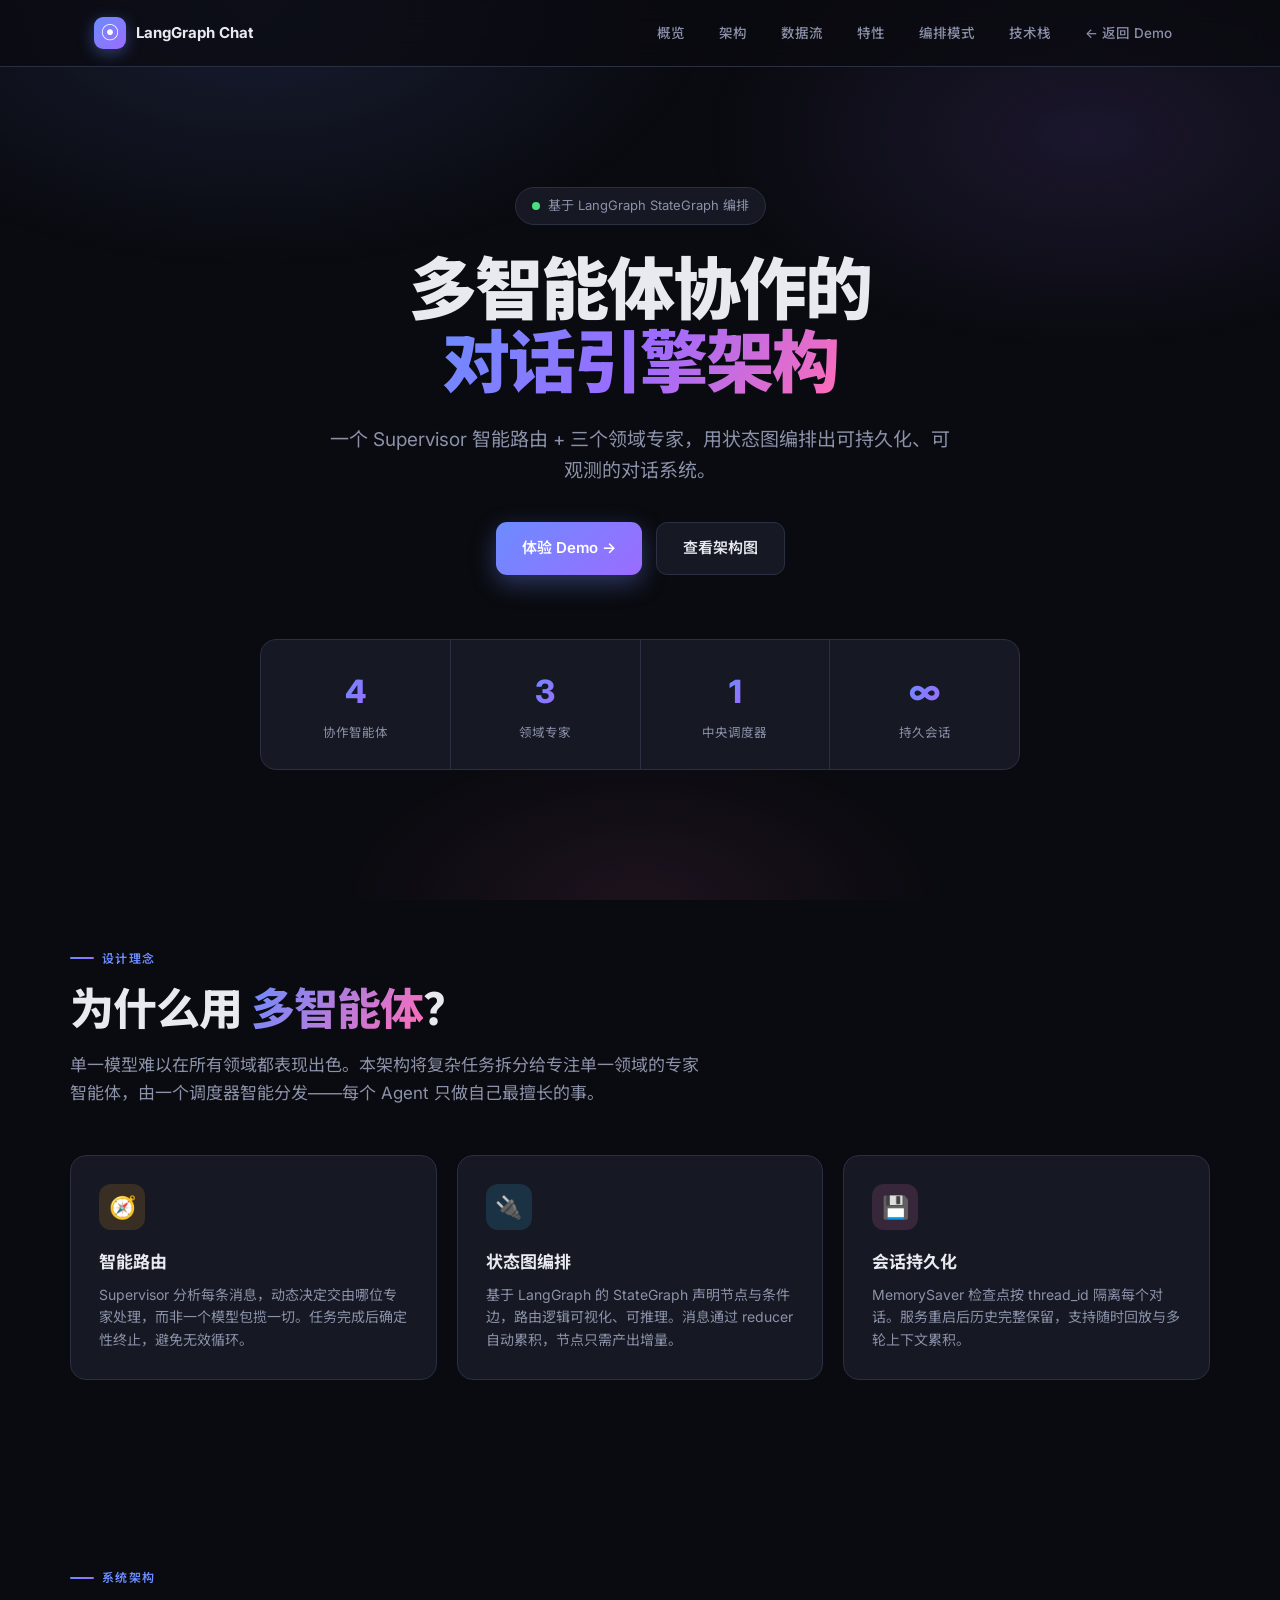
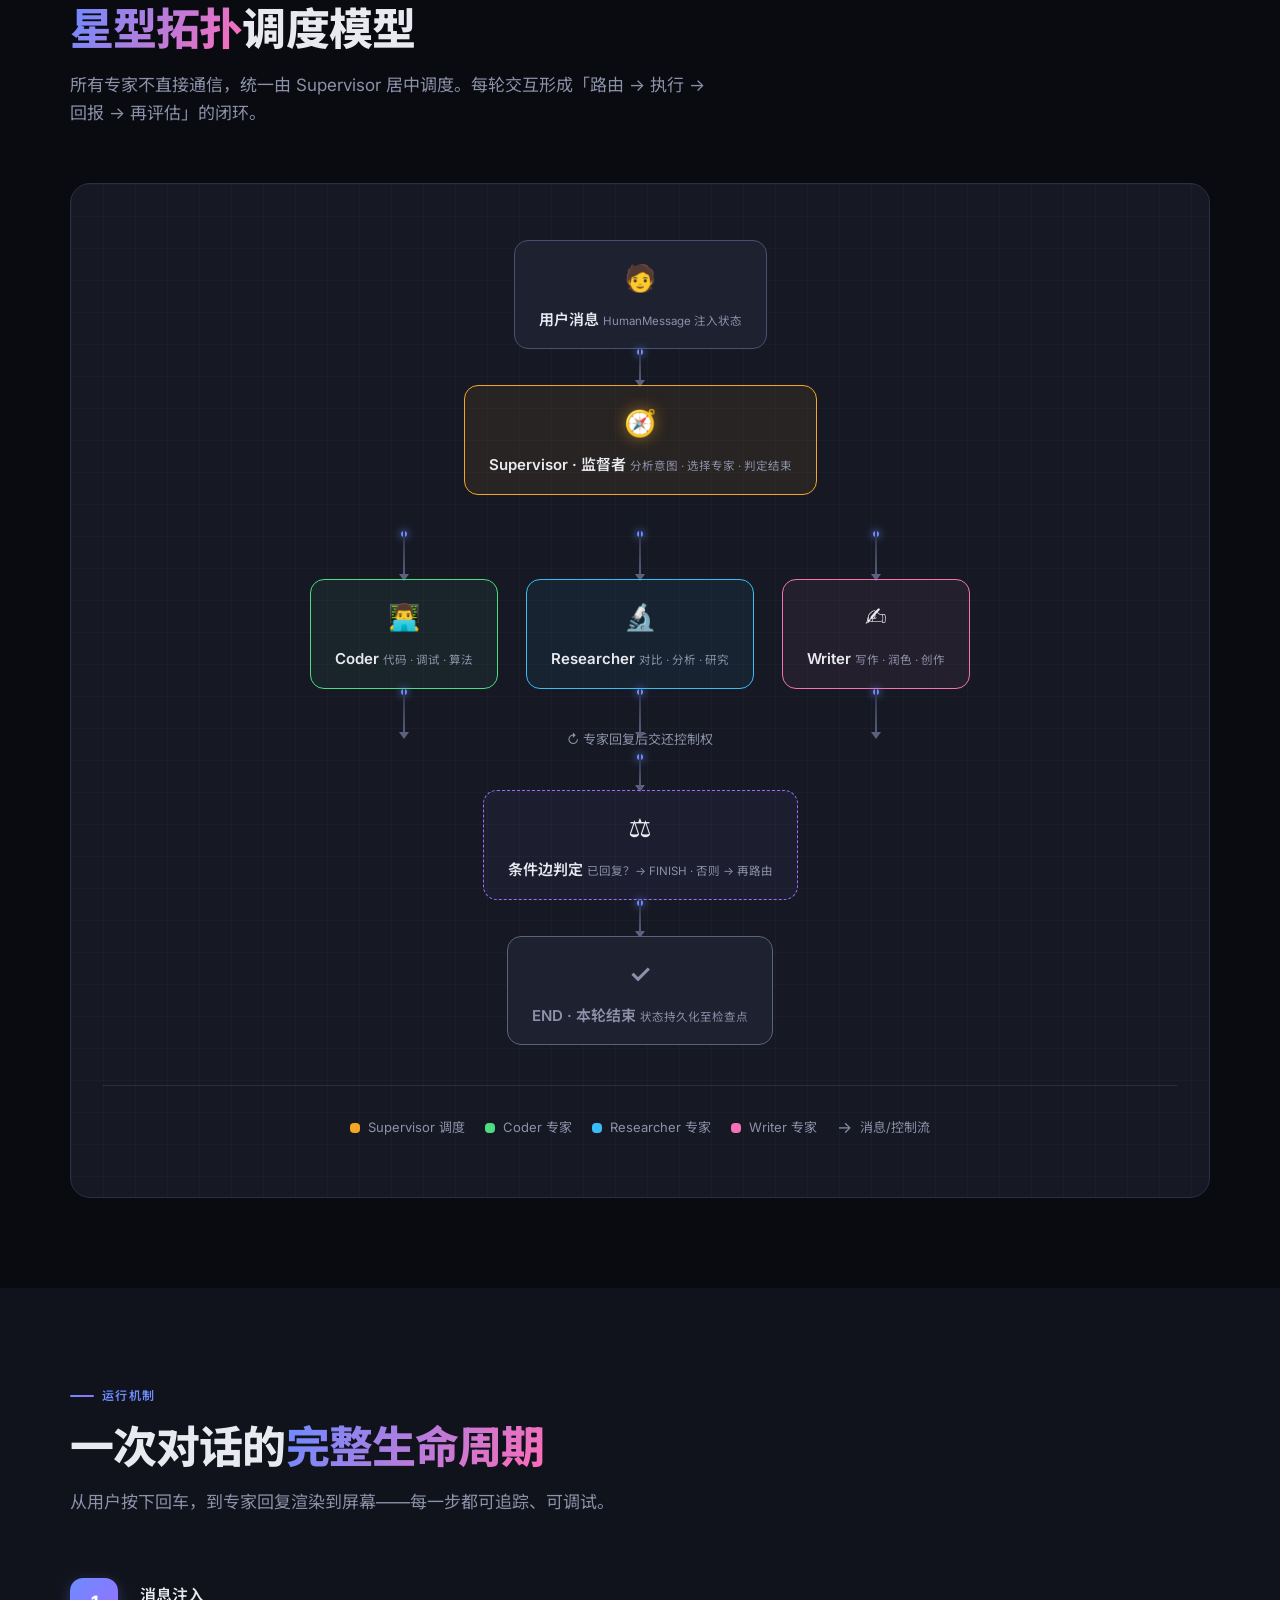
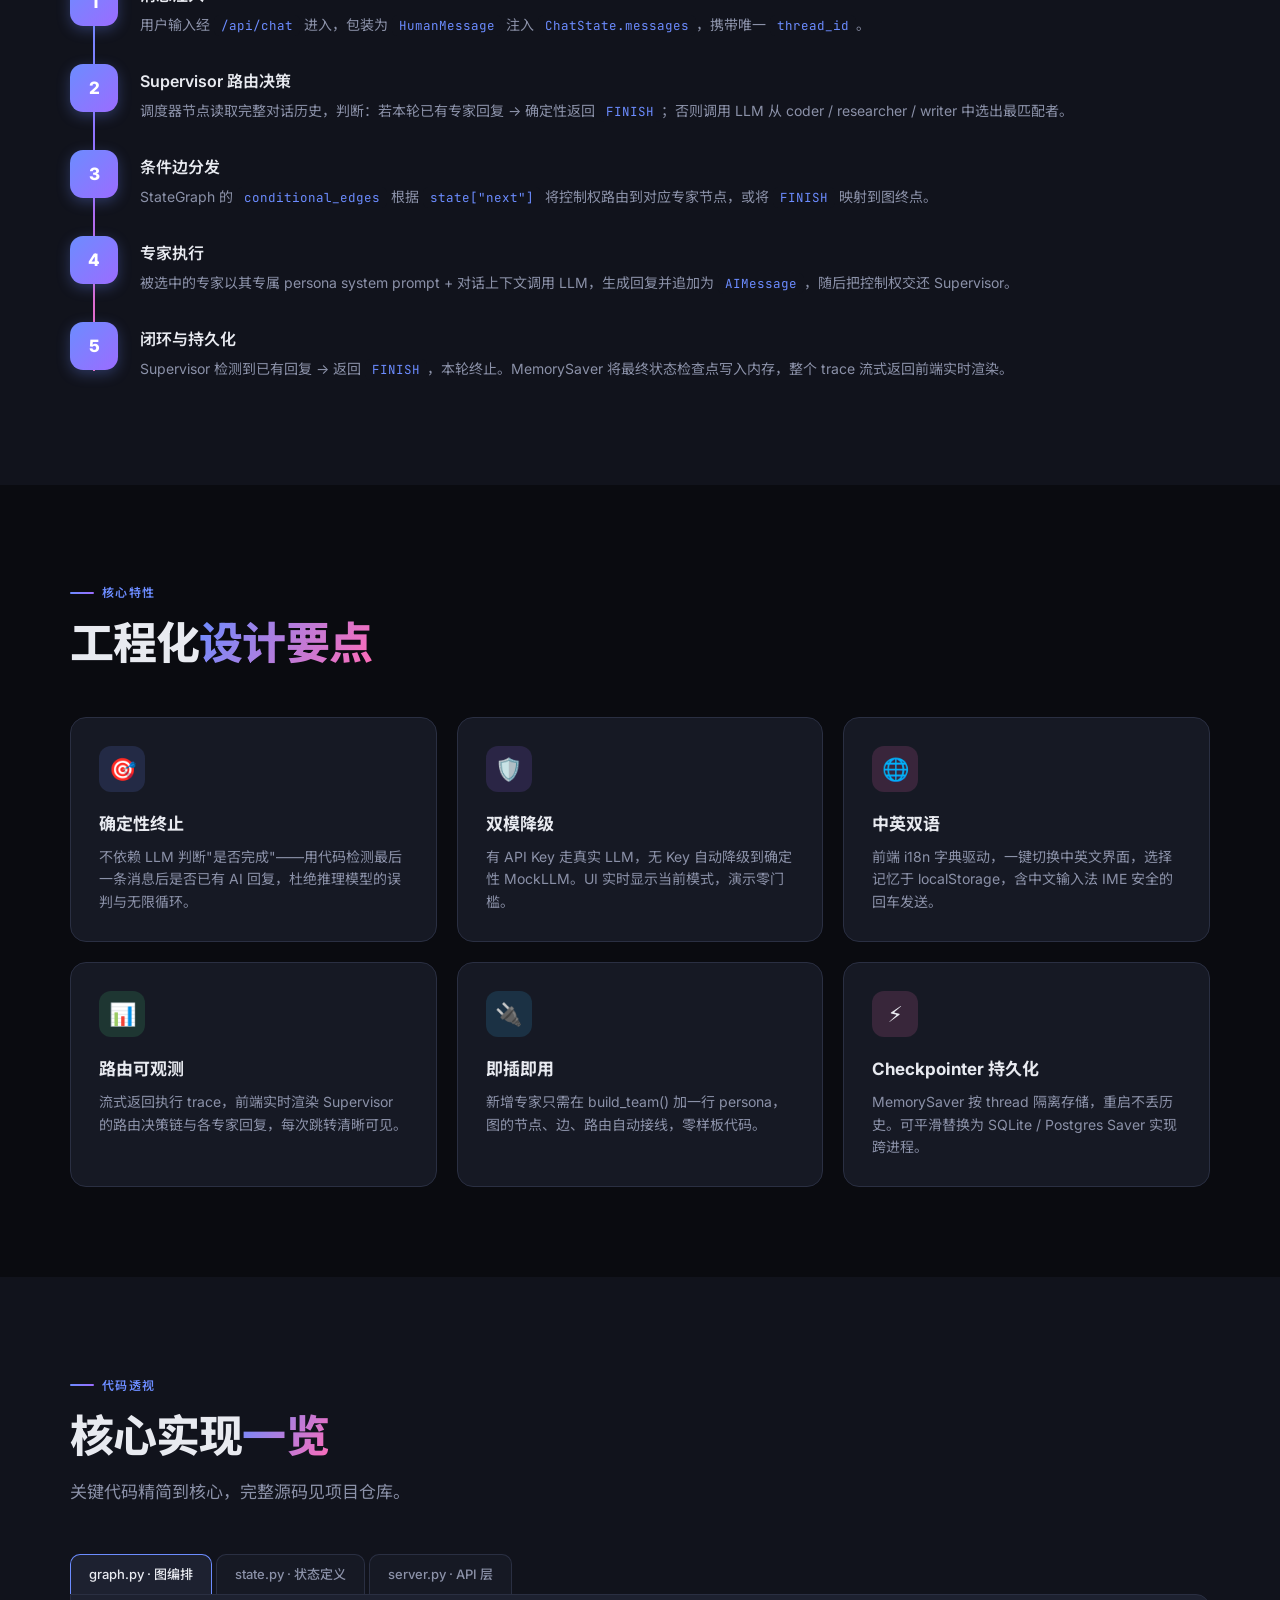
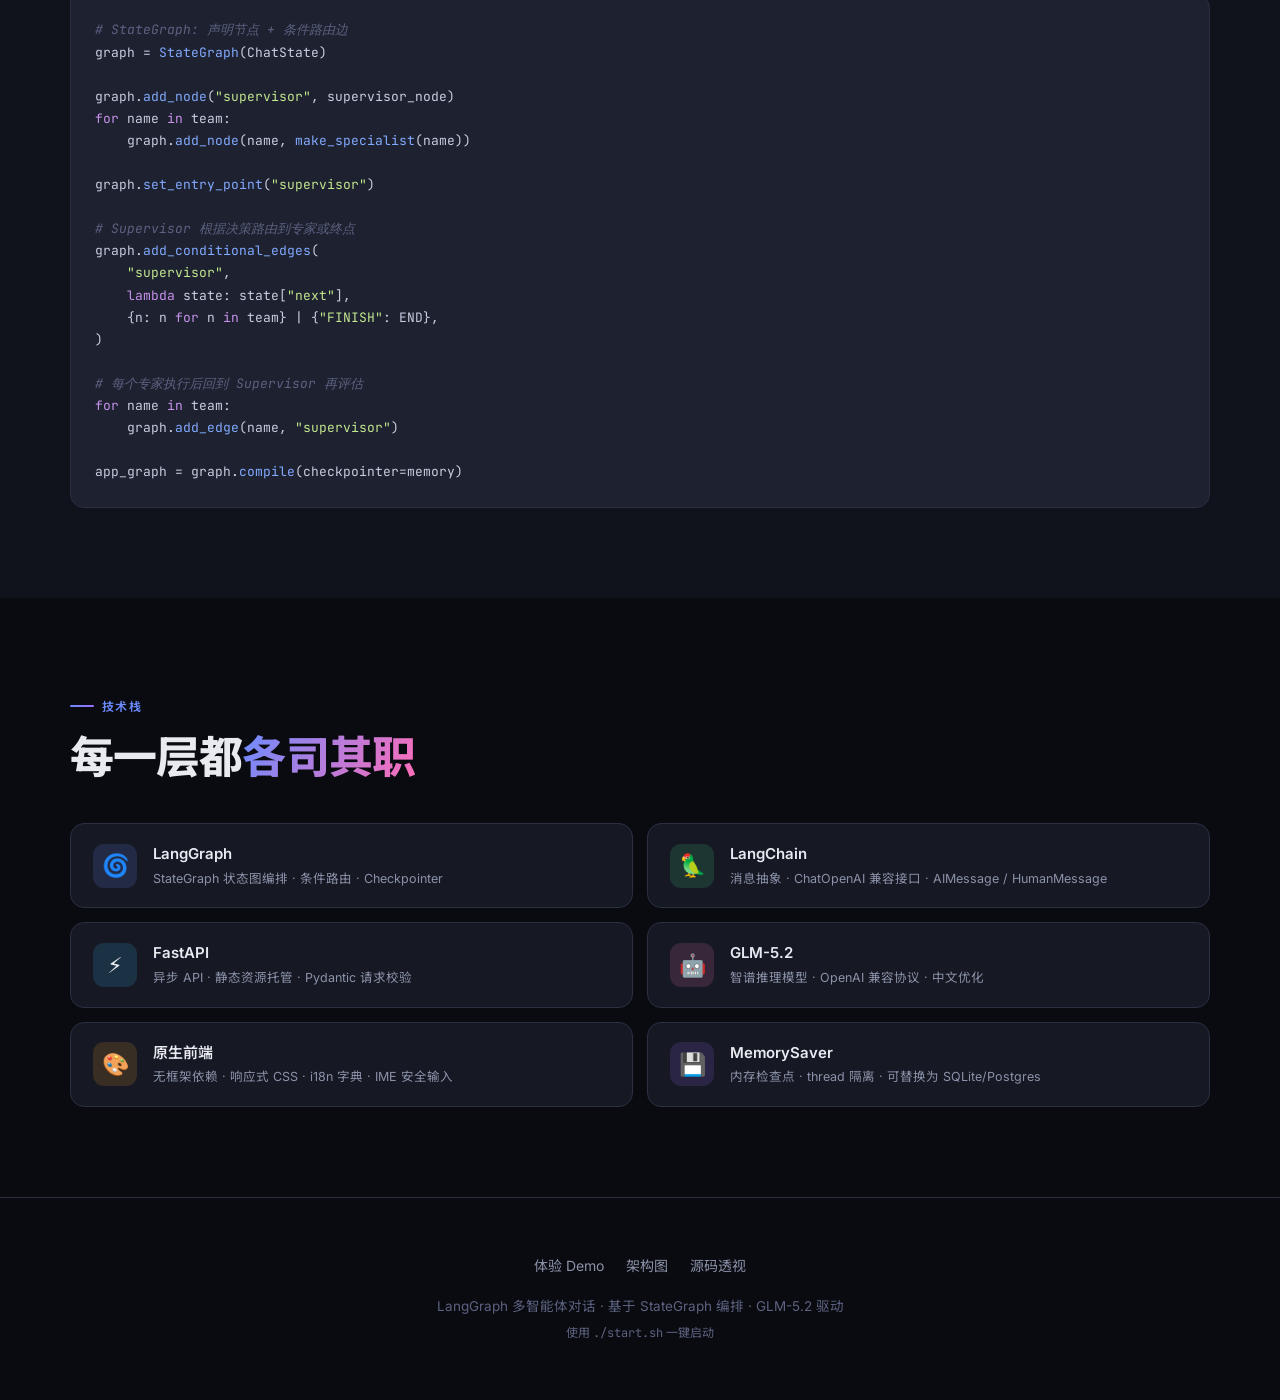
<file: templates/architecture.html>
<!DOCTYPE html>
<html lang="zh">
<head>
<meta charset="UTF-8">
<meta name="viewport" content="width=device-width, initial-scale=1.0">
<title>架构解析 · LangGraph 多智能体对话</title>
<link rel="preconnect" href="https://fonts.googleapis.com">
<link href="https://fonts.googleapis.com/css2?family=Inter:wght@400;500;600;700;800;900&family=JetBrains+Mono:wght@400;500;600&family=Noto+Sans+SC:wght@400;500;700&display=swap" rel="stylesheet">
<style>
/* ===================== Base ===================== */
*, *::before, *::after { box-sizing: border-box; margin: 0; padding: 0; }
:root {
  --bg: #0a0b10;
  --bg-2: #11131c;
  --card: #161924;
  --card-2: #1d2130;
  --border: #2a2f42;
  --text: #e8eaf0;
  --muted: #8b91a8;
  --dim: #5c6280;
  --grad-1: #6c8cff;
  --grad-2: #9b6cff;
  --grad-3: #ff6cb8;
  --sup: #f5a623;
  --code: #4ade80;
  --res: #38bdf8;
  --wri: #f472b6;
  --maxw: 1140px;
}
html { scroll-behavior: smooth; }
body {
  font-family: 'Inter', 'Noto Sans SC', system-ui, -apple-system, 'Segoe UI', 'PingFang SC', 'Microsoft YaHei', sans-serif;
  background: var(--bg);
  color: var(--text);
  line-height: 1.65;
  overflow-x: hidden;
  -webkit-font-smoothing: antialiased;
}
code, pre, .mono { font-family: 'JetBrains Mono', 'SF Mono', 'Menlo', 'Consolas', monospace; }
a { color: var(--grad-1); text-decoration: none; }

/* ===================== Ambient background ===================== */
.ambient {
  position: fixed; inset: 0; z-index: -1; pointer-events: none;
  background:
    radial-gradient(ellipse 60% 50% at 20% 0%, rgba(108,140,255,.14), transparent 60%),
    radial-gradient(ellipse 50% 40% at 85% 15%, rgba(155,108,255,.12), transparent 60%),
    radial-gradient(ellipse 40% 30% at 50% 100%, rgba(255,108,184,.08), transparent 60%);
}

/* ===================== Nav ===================== */
nav.topbar {
  position: sticky; top: 0; z-index: 50;
  backdrop-filter: blur(14px);
  background: rgba(10,11,16,.72);
  border-bottom: 1px solid var(--border);
}
.nav-inner {
  max-width: var(--maxw); margin: 0 auto; padding: 14px 24px;
  display: flex; align-items: center; justify-content: space-between;
}
.brand { display: flex; align-items: center; gap: 10px; font-weight: 700; }
.brand .logo {
  width: 32px; height: 32px; border-radius: 9px;
  background: linear-gradient(135deg, var(--grad-1), var(--grad-2));
  display: grid; place-items: center; color: #fff; font-size: 18px;
  box-shadow: 0 4px 16px rgba(108,140,255,.4);
}
.brand span { font-size: 15px; }
.nav-links { display: flex; gap: 6px; }
.nav-links a {
  color: var(--muted); font-size: 13.5px; font-weight: 500;
  padding: 8px 14px; border-radius: 8px; transition: all .2s;
}
.nav-links a:hover { color: var(--text); background: var(--card); }

/* ===================== Layout ===================== */
section { padding: 90px 24px; }
.container { max-width: var(--maxw); margin: 0 auto; }
.eyebrow {
  display: inline-flex; align-items: center; gap: 8px;
  font-size: 12px; font-weight: 600; letter-spacing: .12em; text-transform: uppercase;
  color: var(--grad-1); margin-bottom: 16px;
}
.eyebrow::before {
  content: ''; width: 24px; height: 2px; border-radius: 2px;
  background: linear-gradient(90deg, var(--grad-1), var(--grad-2));
}
h2.title {
  font-size: clamp(28px, 4vw, 44px); font-weight: 800; letter-spacing: -.02em;
  line-height: 1.15; margin-bottom: 16px;
}
h2.title .accent {
  background: linear-gradient(120deg, var(--grad-1), var(--grad-3));
  -webkit-background-clip: text; background-clip: text; color: transparent;
}
.lead { font-size: 17px; color: var(--muted); max-width: 640px; }

/* ===================== Hero ===================== */
.hero { padding: 120px 24px 80px; text-align: center; }
.hero .badge {
  display: inline-flex; align-items: center; gap: 8px;
  background: var(--card); border: 1px solid var(--border);
  padding: 7px 16px; border-radius: 999px; font-size: 13px; color: var(--muted);
  margin-bottom: 28px;
}
.hero .badge .pulse {
  width: 8px; height: 8px; border-radius: 50%; background: var(--code);
  box-shadow: 0 0 0 0 rgba(74,222,128,.6); animation: pulse 2s infinite;
}
@keyframes pulse {
  0% { box-shadow: 0 0 0 0 rgba(74,222,128,.5); }
  70% { box-shadow: 0 0 0 10px rgba(74,222,128,0); }
  100% { box-shadow: 0 0 0 0 rgba(74,222,128,0); }
}
.hero h1 {
  font-size: clamp(38px, 6vw, 68px); font-weight: 900; letter-spacing: -.03em;
  line-height: 1.08; margin-bottom: 24px;
}
.hero h1 .grad {
  background: linear-gradient(120deg, var(--grad-1) 0%, var(--grad-2) 50%, var(--grad-3) 100%);
  -webkit-background-clip: text; background-clip: text; color: transparent;
}
.hero p.sub { font-size: 19px; color: var(--muted); max-width: 620px; margin: 0 auto 36px; }
.hero-cta { display: flex; gap: 14px; justify-content: center; flex-wrap: wrap; }
.btn {
  display: inline-flex; align-items: center; gap: 8px;
  padding: 13px 26px; border-radius: 11px; font-weight: 600; font-size: 15px;
  cursor: pointer; border: none; transition: all .2s; font-family: inherit;
}
.btn-primary {
  background: linear-gradient(135deg, var(--grad-1), var(--grad-2)); color: #fff;
  box-shadow: 0 8px 24px rgba(108,140,255,.35);
}
.btn-primary:hover { transform: translateY(-2px); box-shadow: 0 12px 32px rgba(108,140,255,.45); }
.btn-ghost { background: var(--card); color: var(--text); border: 1px solid var(--border); }
.btn-ghost:hover { border-color: var(--grad-1); background: var(--card-2); }

/* Hero stats */
.hero-stats {
  display: grid; grid-template-columns: repeat(4, 1fr); gap: 1px;
  background: var(--border); border: 1px solid var(--border);
  border-radius: 16px; overflow: hidden; max-width: 760px; margin: 64px auto 0;
}
.stat { background: var(--card); padding: 26px 20px; text-align: center; }
.stat .num { font-size: 32px; font-weight: 800; letter-spacing: -.02em; }
.stat .num .accent { background: linear-gradient(120deg, var(--grad-1), var(--grad-2)); -webkit-background-clip: text; background-clip: text; color: transparent; }
.stat .lbl { font-size: 12.5px; color: var(--muted); margin-top: 4px; }

/* ===================== Architecture diagram ===================== */
.arch-flow {
  margin-top: 56px; background: var(--card); border: 1px solid var(--border);
  border-radius: 20px; padding: 56px 32px; position: relative; overflow: hidden;
}
.arch-flow::before {
  content: ''; position: absolute; inset: 0;
  background-image:
    linear-gradient(rgba(255,255,255,.025) 1px, transparent 1px),
    linear-gradient(90deg, rgba(255,255,255,.025) 1px, transparent 1px);
  background-size: 32px 32px; pointer-events: none;
}
.flow-graph { position: relative; z-index: 1; display: flex; flex-direction: column; align-items: center; gap: 0; }

.node {
  border-radius: 14px; padding: 16px 24px; text-align: center;
  font-weight: 600; position: relative; transition: all .3s;
  background: var(--card-2); border: 1.5px solid var(--border); min-width: 180px;
}
.node .emoji { font-size: 26px; display: block; margin-bottom: 6px; }
.node .nm { font-size: 15px; }
.node .desc { font-size: 11.5px; color: var(--muted); font-weight: 400; margin-top: 3px; }

.node-user { border-color: #4a5170; }
.node-sup { border-color: var(--sup); background: rgba(245,166,35,.08); }
.node-sup .emoji { filter: drop-shadow(0 0 8px rgba(245,166,35,.5)); }
.node-code { border-color: var(--code); background: rgba(74,222,128,.06); }
.node-res { border-color: var(--res); background: rgba(56,189,248,.06); }
.node-wri { border-color: var(--wri); background: rgba(244,114,182,.06); }
.node-end { border-color: var(--dim); color: var(--muted); }

/* glow on hover */
.node-sup:hover, .node-code:hover, .node-res:hover, .node-wri:hover { transform: translateY(-3px); }

.connector { width: 2px; height: 36px; position: relative; }
.connector::after {
  content: ''; position: absolute; left: 50%; top: 0; transform: translateX(-50%);
  width: 2px; height: 100%;
  background: linear-gradient(180deg, var(--border), var(--dim));
}
.connector::before {
  content: ''; position: absolute; left: 50%; bottom: -2px; transform: translateX(-50%);
  width: 0; height: 0;
  border-left: 5px solid transparent; border-right: 5px solid transparent;
  border-top: 7px solid var(--dim);
}

/* fan-out row */
.fan-row { display: flex; gap: 28px; align-items: flex-start; justify-content: center; flex-wrap: wrap; }
.fan-col { display: flex; flex-direction: column; align-items: center; gap: 0; }

/* animated flow dots */
.flow-dot {
  position: absolute; left: 50%; width: 6px; height: 6px; border-radius: 50%;
  background: var(--grad-1); transform: translateX(-50%);
  box-shadow: 0 0 8px var(--grad-1);
  animation: flowDown 2.2s linear infinite;
}
@keyframes flowDown {
  0% { top: -4px; opacity: 0; }
  15% { opacity: 1; }
  85% { opacity: 1; }
  100% { top: 100%; opacity: 0; }
}

.legend {
  display: flex; gap: 20px; justify-content: center; flex-wrap: wrap;
  margin-top: 40px; padding-top: 28px; border-top: 1px solid var(--border);
}
.legend-item { display: flex; align-items: center; gap: 8px; font-size: 13px; color: var(--muted); }
.legend-dot { width: 10px; height: 10px; border-radius: 4px; }

/* ===================== Feature cards ===================== */
.grid { display: grid; gap: 20px; margin-top: 48px; }
.grid-3 { grid-template-columns: repeat(3, 1fr); }
.grid-2 { grid-template-columns: repeat(2, 1fr); }
.card {
  background: var(--card); border: 1px solid var(--border); border-radius: 16px;
  padding: 28px; transition: all .25s; position: relative; overflow: hidden;
}
.card::before {
  content: ''; position: absolute; top: 0; left: 0; right: 0; height: 3px;
  background: var(--accent-c, var(--grad-1)); opacity: 0; transition: opacity .25s;
}
.card:hover { border-color: var(--accent-c, var(--grad-1)); transform: translateY(-4px); background: var(--card-2); }
.card:hover::before { opacity: 1; }
.card .ico {
  width: 46px; height: 46px; border-radius: 12px; display: grid; place-items: center;
  font-size: 22px; margin-bottom: 18px;
  background: color-mix(in srgb, var(--accent-c, var(--grad-1)) 15%, transparent);
}
.card h3 { font-size: 17px; font-weight: 700; margin-bottom: 8px; }
.card p { font-size: 14px; color: var(--muted); line-height: 1.6; }

/* ===================== Tech stack ===================== */
.stack-list { display: grid; grid-template-columns: repeat(2, 1fr); gap: 14px; margin-top: 40px; }
.stack-item {
  display: flex; align-items: center; gap: 16px; padding: 18px 22px;
  background: var(--card); border: 1px solid var(--border); border-radius: 14px;
  transition: all .2s;
}
.stack-item:hover { border-color: var(--grad-1); transform: translateX(4px); }
.stack-item .si-ico {
  width: 44px; height: 44px; border-radius: 11px; flex-shrink: 0;
  display: grid; place-items: center; font-size: 22px;
}
.stack-item h4 { font-size: 15px; font-weight: 600; }
.stack-item p { font-size: 12.5px; color: var(--muted); margin-top: 2px; }

/* ===================== Code block ===================== */
.code-wrap { margin-top: 48px; }
.code-tabs { display: flex; gap: 4px; margin-bottom: 0; }
.code-tab {
  padding: 9px 18px; font-size: 13px; font-weight: 500; color: var(--muted);
  background: var(--card); border: 1px solid var(--border); border-bottom: none;
  border-radius: 10px 10px 0 0; cursor: pointer; transition: all .2s;
}
.code-tab.active { color: var(--text); background: var(--card-2); border-color: var(--grad-1); }
.code-panel {
  display: none; background: var(--card-2); border: 1px solid var(--border);
  border-radius: 0 14px 14px 14px; padding: 24px; overflow-x: auto;
}
.code-panel.active { display: block; }
.code-panel pre { font-size: 13px; line-height: 1.7; color: #c8cee0; }
.code-panel .kw { color: #c792ea; }
.code-panel .fn { color: #82aaff; }
.code-panel .st { color: #c3e88d; }
.code-panel .cm { color: #5c6280; font-style: italic; }
.code-panel .nm { color: #ffcb6b; }
.code-panel .op { color: #89ddff; }

/* ===================== Data flow steps ===================== */
.steps { margin-top: 48px; position: relative; }
.steps::before {
  content: ''; position: absolute; left: 23px; top: 24px; bottom: 24px; width: 2px;
  background: linear-gradient(180deg, var(--grad-1), var(--grad-2), var(--grad-3));
}
.step { display: flex; gap: 22px; padding: 14px 0; position: relative; }
.step-num {
  width: 48px; height: 48px; border-radius: 13px; flex-shrink: 0; z-index: 1;
  display: grid; place-items: center; font-weight: 800; font-size: 17px; color: #fff;
  background: linear-gradient(135deg, var(--grad-1), var(--grad-2));
  box-shadow: 0 4px 14px rgba(108,140,255,.3);
}
.step-body { padding-top: 4px; }
.step-body h4 { font-size: 16px; font-weight: 600; margin-bottom: 4px; }
.step-body p { font-size: 14px; color: var(--muted); }
.step-body code {
  background: var(--bg-2); padding: 2px 7px; border-radius: 5px;
  font-size: 12.5px; color: var(--grad-1);
}

/* ===================== Footer ===================== */
footer { padding: 56px 24px; border-top: 1px solid var(--border); text-align: center; }
footer p { color: var(--dim); font-size: 13.5px; }
footer .links { display: flex; gap: 22px; justify-content: center; margin-bottom: 18px; }
footer .links a { color: var(--muted); font-size: 14px; }
footer .links a:hover { color: var(--text); }

/* ===================== Reveal animation ===================== */
.reveal { opacity: 0; transform: translateY(30px); transition: opacity .7s, transform .7s; }
.reveal.in { opacity: 1; transform: none; }

/* ===================== Responsive ===================== */
@media (max-width: 860px) {
  .grid-3 { grid-template-columns: 1fr; }
  .grid-2 { grid-template-columns: 1fr; }
  .stack-list { grid-template-columns: 1fr; }
  .hero-stats { grid-template-columns: repeat(2, 1fr); }
  section { padding: 64px 20px; }
  .hero { padding: 80px 20px 50px; }
  .nav-links { display: none; }
  .fan-row { gap: 16px; }
}
</style>
</head>
<body>
<div class="ambient"></div>

<!-- ============ NAV ============ -->
<nav class="topbar">
  <div class="nav-inner">
    <div class="brand">
      <div class="logo">⦿</div>
      <span>LangGraph Chat</span>
    </div>
    <div class="nav-links">
      <a href="#overview">概览</a>
      <a href="#architecture">架构</a>
      <a href="#flow">数据流</a>
      <a href="#features">特性</a>
      <a href="/patterns">编排模式</a>
      <a href="#tech">技术栈</a>
      <a href="/">← 返回 Demo</a>
    </div>
  </div>
</nav>

<!-- ============ HERO ============ -->
<header class="hero">
  <div class="badge"><span class="pulse"></span> 基于 LangGraph StateGraph 编排</div>
  <h1>多智能体协作的<br><span class="grad">对话引擎架构</span></h1>
  <p class="sub">一个 Supervisor 智能路由 + 三个领域专家，用状态图编排出可持久化、可观测的对话系统。</p>
  <div class="hero-cta">
    <a href="/" class="btn btn-primary">体验 Demo →</a>
    <a href="#architecture" class="btn btn-ghost">查看架构图</a>
  </div>

  <div class="hero-stats reveal">
    <div class="stat"><div class="num"><span class="accent">4</span></div><div class="lbl">协作智能体</div></div>
    <div class="stat"><div class="num"><span class="accent">3</span></div><div class="lbl">领域专家</div></div>
    <div class="stat"><div class="num"><span class="accent">1</span></div><div class="lbl">中央调度器</div></div>
    <div class="stat"><div class="num"><span class="accent">∞</span></div><div class="lbl">持久会话</div></div>
  </div>
</header>

<!-- ============ OVERVIEW ============ -->
<section id="overview">
  <div class="container">
    <div class="reveal">
      <div class="eyebrow">设计理念</div>
      <h2 class="title">为什么用 <span class="accent">多智能体</span>？</h2>
      <p class="lead">单一模型难以在所有领域都表现出色。本架构将复杂任务拆分给专注单一领域的专家智能体，由一个调度器智能分发——每个 Agent 只做自己最擅长的事。</p>
    </div>
    <div class="grid grid-3 reveal">
      <div class="card" style="--accent-c: var(--sup)">
        <div class="ico">🧭</div>
        <h3>智能路由</h3>
        <p>Supervisor 分析每条消息，动态决定交由哪位专家处理，而非一个模型包揽一切。任务完成后确定性终止，避免无效循环。</p>
      </div>
      <div class="card" style="--accent-c: var(--res)">
        <div class="ico">🔌</div>
        <h3>状态图编排</h3>
        <p>基于 LangGraph 的 StateGraph 声明节点与条件边，路由逻辑可视化、可推理。消息通过 reducer 自动累积，节点只需产出增量。</p>
      </div>
      <div class="card" style="--accent-c: var(--wri)">
        <div class="ico">💾</div>
        <h3>会话持久化</h3>
        <p>MemorySaver 检查点按 thread_id 隔离每个对话。服务重启后历史完整保留，支持随时回放与多轮上下文累积。</p>
      </div>
    </div>
  </div>
</section>

<!-- ============ ARCHITECTURE DIAGRAM ============ -->
<section id="architecture">
  <div class="container">
    <div class="reveal">
      <div class="eyebrow">系统架构</div>
      <h2 class="title"><span class="accent">星型拓扑</span>调度模型</h2>
      <p class="lead">所有专家不直接通信，统一由 Supervisor 居中调度。每轮交互形成「路由 → 执行 → 回报 → 再评估」的闭环。</p>
    </div>

    <div class="arch-flow reveal">
      <div class="flow-graph">
        <!-- User input -->
        <div class="node node-user">
          <span class="emoji">🧑</span>
          <span class="nm">用户消息</span>
          <span class="desc">HumanMessage 注入状态</span>
        </div>
        <div class="connector"><span class="flow-dot" style="animation-delay:0s"></span></div>

        <!-- Supervisor -->
        <div class="node node-sup">
          <span class="emoji">🧭</span>
          <span class="nm">Supervisor · 监督者</span>
          <span class="desc">分析意图 · 选择专家 · 判定结束</span>
        </div>

        <!-- fan-out to specialists -->
        <div class="fan-row" style="margin-top: 36px;">
          <div class="fan-col">
            <div class="connector" style="height:48px"><span class="flow-dot" style="animation-delay:.3s"></span></div>
            <div class="node node-code">
              <span class="emoji">👨‍💻</span>
              <span class="nm">Coder</span>
              <span class="desc">代码 · 调试 · 算法</span>
            </div>
            <div class="connector" style="height:48px"><span class="flow-dot" style="animation-delay:1.2s"></span></div>
          </div>
          <div class="fan-col">
            <div class="connector" style="height:48px"><span class="flow-dot" style="animation-delay:.6s"></span></div>
            <div class="node node-res">
              <span class="emoji">🔬</span>
              <span class="nm">Researcher</span>
              <span class="desc">对比 · 分析 · 研究</span>
            </div>
            <div class="connector" style="height:48px"><span class="flow-dot" style="animation-delay:1.5s"></span></div>
          </div>
          <div class="fan-col">
            <div class="connector" style="height:48px"><span class="flow-dot" style="animation-delay:.9s"></span></div>
            <div class="node node-wri">
              <span class="emoji">✍️</span>
              <span class="nm">Writer</span>
              <span class="desc">写作 · 润色 · 创作</span>
            </div>
            <div class="connector" style="height:48px"><span class="flow-dot" style="animation-delay:1.8s"></span></div>
          </div>
        </div>

        <!-- back to supervisor (converge) -->
        <div style="color:var(--muted); font-size:13px; margin:-8px 0 4px;">↻ 专家回复后交还控制权</div>
        <div class="connector"><span class="flow-dot" style="animation-delay:2s"></span></div>

        <!-- Decision: route again or finish -->
        <div class="node" style="border-style:dashed; border-color:var(--grad-2); background:rgba(155,108,255,.06)">
          <span class="emoji">⚖️</span>
          <span class="nm">条件边判定</span>
          <span class="desc">已回复？→ FINISH · 否则 → 再路由</span>
        </div>
        <div class="connector"><span class="flow-dot" style="animation-delay:2.4s"></span></div>

        <div class="node node-end">
          <span class="emoji">✓</span>
          <span class="nm">END · 本轮结束</span>
          <span class="desc">状态持久化至检查点</span>
        </div>
      </div>

      <div class="legend">
        <div class="legend-item"><span class="legend-dot" style="background:var(--sup)"></span> Supervisor 调度</div>
        <div class="legend-item"><span class="legend-dot" style="background:var(--code)"></span> Coder 专家</div>
        <div class="legend-item"><span class="legend-dot" style="background:var(--res)"></span> Researcher 专家</div>
        <div class="legend-item"><span class="legend-dot" style="background:var(--wri)"></span> Writer 专家</div>
        <div class="legend-item"><span style="font-size:16px">→</span> 消息/控制流</div>
      </div>
    </div>
  </div>
</section>

<!-- ============ DATA FLOW ============ -->
<section id="flow" style="background: var(--bg-2);">
  <div class="container">
    <div class="reveal">
      <div class="eyebrow">运行机制</div>
      <h2 class="title">一次对话的<span class="accent">完整生命周期</span></h2>
      <p class="lead">从用户按下回车，到专家回复渲染到屏幕——每一步都可追踪、可调试。</p>
    </div>

    <div class="steps reveal">
      <div class="step">
        <div class="step-num">1</div>
        <div class="step-body">
          <h4>消息注入</h4>
          <p>用户输入经 <code>/api/chat</code> 进入，包装为 <code>HumanMessage</code> 注入 <code>ChatState.messages</code>，携带唯一 <code>thread_id</code>。</p>
        </div>
      </div>
      <div class="step">
        <div class="step-num">2</div>
        <div class="step-body">
          <h4>Supervisor 路由决策</h4>
          <p>调度器节点读取完整对话历史，判断：若本轮已有专家回复 → 确定性返回 <code>FINISH</code>；否则调用 LLM 从 coder / researcher / writer 中选出最匹配者。</p>
        </div>
      </div>
      <div class="step">
        <div class="step-num">3</div>
        <div class="step-body">
          <h4>条件边分发</h4>
          <p>StateGraph 的 <code>conditional_edges</code> 根据 <code>state["next"]</code> 将控制权路由到对应专家节点，或将 <code>FINISH</code> 映射到图终点。</p>
        </div>
      </div>
      <div class="step">
        <div class="step-num">4</div>
        <div class="step-body">
          <h4>专家执行</h4>
          <p>被选中的专家以其专属 persona system prompt + 对话上下文调用 LLM，生成回复并追加为 <code>AIMessage</code>，随后把控制权交还 Supervisor。</p>
        </div>
      </div>
      <div class="step">
        <div class="step-num">5</div>
        <div class="step-body">
          <h4>闭环与持久化</h4>
          <p>Supervisor 检测到已有回复 → 返回 <code>FINISH</code>，本轮终止。MemorySaver 将最终状态检查点写入内存，整个 trace 流式返回前端实时渲染。</p>
        </div>
      </div>
    </div>
  </div>
</section>

<!-- ============ FEATURES ============ -->
<section id="features">
  <div class="container">
    <div class="reveal">
      <div class="eyebrow">核心特性</div>
      <h2 class="title">工程化<span class="accent">设计要点</span></h2>
    </div>
    <div class="grid grid-3 reveal">
      <div class="card" style="--accent-c: var(--grad-1)">
        <div class="ico">🎯</div>
        <h3>确定性终止</h3>
        <p>不依赖 LLM 判断"是否完成"——用代码检测最后一条消息后是否已有 AI 回复，杜绝推理模型的误判与无限循环。</p>
      </div>
      <div class="card" style="--accent-c: var(--grad-2)">
        <div class="ico">🛡️</div>
        <h3>双模降级</h3>
        <p>有 API Key 走真实 LLM，无 Key 自动降级到确定性 MockLLM。UI 实时显示当前模式，演示零门槛。</p>
      </div>
      <div class="card" style="--accent-c: var(--grad-3)">
        <div class="ico">🌐</div>
        <h3>中英双语</h3>
        <p>前端 i18n 字典驱动，一键切换中英文界面，选择记忆于 localStorage，含中文输入法 IME 安全的回车发送。</p>
      </div>
      <div class="card" style="--accent-c: var(--code)">
        <div class="ico">📊</div>
        <h3>路由可观测</h3>
        <p>流式返回执行 trace，前端实时渲染 Supervisor 的路由决策链与各专家回复，每次跳转清晰可见。</p>
      </div>
      <div class="card" style="--accent-c: var(--res)">
        <div class="ico">🔌</div>
        <h3>即插即用</h3>
        <p>新增专家只需在 build_team() 加一行 persona，图的节点、边、路由自动接线，零样板代码。</p>
      </div>
      <div class="card" style="--accent-c: var(--wri)">
        <div class="ico">⚡</div>
        <h3>Checkpointer 持久化</h3>
        <p>MemorySaver 按 thread 隔离存储，重启不丢历史。可平滑替换为 SQLite / Postgres Saver 实现跨进程。</p>
      </div>
    </div>
  </div>
</section>

<!-- ============ CODE ============ -->
<section id="code" style="background: var(--bg-2);">
  <div class="container">
    <div class="reveal">
      <div class="eyebrow">代码透视</div>
      <h2 class="title">核心实现<span class="accent">一览</span></h2>
      <p class="lead">关键代码精简到核心，完整源码见项目仓库。</p>
    </div>

    <div class="code-wrap reveal">
      <div class="code-tabs">
        <div class="code-tab active" data-tab="graph">graph.py · 图编排</div>
        <div class="code-tab" data-tab="state">state.py · 状态定义</div>
        <div class="code-tab" data-tab="server">server.py · API 层</div>
      </div>

      <div class="code-panel active" data-panel="graph">
<pre><span class="cm"># StateGraph: 声明节点 + 条件路由边</span>
graph = <span class="fn">StateGraph</span>(ChatState)

graph.<span class="fn">add_node</span>(<span class="st">"supervisor"</span>, supervisor_node)
<span class="kw">for</span> name <span class="kw">in</span> team:
    graph.<span class="fn">add_node</span>(name, <span class="fn">make_specialist</span>(name))

graph.<span class="fn">set_entry_point</span>(<span class="st">"supervisor"</span>)

<span class="cm"># Supervisor 根据决策路由到专家或终点</span>
graph.<span class="fn">add_conditional_edges</span>(
    <span class="st">"supervisor"</span>,
    <span class="kw">lambda</span> state: state[<span class="st">"next"</span>],
    {n: n <span class="kw">for</span> n <span class="kw">in</span> team} | {<span class="st">"FINISH"</span>: END},
)

<span class="cm"># 每个专家执行后回到 Supervisor 再评估</span>
<span class="kw">for</span> name <span class="kw">in</span> team:
    graph.<span class="fn">add_edge</span>(name, <span class="st">"supervisor"</span>)

app_graph = graph.<span class="fn">compile</span>(checkpointer=memory)</pre>
      </div>

      <div class="code-panel" data-panel="state">
<pre><span class="cm"># 流经所有节点的共享状态</span>
<span class="kw">class</span> <span class="nm">ChatState</span>(<span class="nm">TypedDict</span>):
    <span class="cm"># add_messages reducer: 节点只返回新消息，自动累积</span>
    messages: <span class="nm">Annotated</span>[<span class="nm">List</span>[<span class="nm">BaseMessage</span>], add_messages]
    next: <span class="nm">str</span>            <span class="cm"># Supervisor 的路由决策</span>
    active_agent: <span class="nm">Optional</span>[<span class="nm">str</span>]  <span class="cm"># 当前发言的专家</span>
    turn_count: <span class="nm">int</span>      <span class="cm"># 跳数安全边界 (MAX_TURNS=6)</span>

<span class="cm"># Supervisor 的确定性终止逻辑</span>
<span class="kw">def</span> <span class="fn">supervisor</span>(state):
    msgs = state[<span class="st">"messages"</span>]
    last_human = <span class="fn">find_last_human</span>(msgs)
    has_reply = <span class="fn">any</span>(m.type==<span class="st">"ai"</span> <span class="kw">and</span> i > last_human
                   <span class="kw">for</span> i, m <span class="kw">in</span> <span class="fn">enumerate</span>(msgs))
    <span class="kw">if</span> has_reply:
        <span class="kw">return</span> {<span class="st">"next"</span>: <span class="st">"FINISH"</span>}  <span class="cm"># 代码判定，不靠 LLM</span>
    <span class="kw">return</span> {<span class="st">"next"</span>: <span class="fn">llm_pick_specialist</span>(msgs)}</pre>
      </div>

      <div class="code-panel" data-panel="server">
<pre><span class="cm"># FastAPI: 流式执行 + 检查点持久化</span>
<span class="op">@</span>app.<span class="fn">post</span>(<span class="st">"/api/chat"</span>)
<span class="kw">async def</span> <span class="fn">chat</span>(req: ChatRequest):
    thread_id = req.thread_id <span class="kw">or</span> <span class="fn">uuid</span>()
    config = {<span class="st">"configurable"</span>: {<span class="st">"thread_id"</span>: thread_id}}

    inputs = {<span class="st">"messages"</span>: [<span class="fn">HumanMessage</span>(req.message)]}
    <span class="cm"># 流式执行，收集每个节点的增量</span>
    stream = app_graph.<span class="fn">stream</span>(inputs, config, stream_mode=<span class="st">"updates"</span>)
    trace = <span class="fn">extract_trace</span>(stream)

    <span class="cm"># 从持久化状态取最终回复</span>
    snap = app_graph.<span class="fn">get_state</span>(config)
    final = snap.values[<span class="st">"messages"</span>][-<span class="nm">1</span>].content

    <span class="kw">return</span> {<span class="st">"thread_id"</span>: thread_id, <span class="st">"trace"</span>: trace,
            <span class="st">"final"</span>: final, <span class="st">"llm_mode"</span>: mode}</pre>
      </div>
    </div>
  </div>
</section>

<!-- ============ TECH STACK ============ -->
<section id="tech">
  <div class="container">
    <div class="reveal">
      <div class="eyebrow">技术栈</div>
      <h2 class="title">每一层都<span class="accent">各司其职</span></h2>
    </div>
    <div class="stack-list reveal">
      <div class="stack-item">
        <div class="si-ico" style="background:rgba(108,140,255,.15)">🌀</div>
        <div><h4>LangGraph</h4><p>StateGraph 状态图编排 · 条件路由 · Checkpointer</p></div>
      </div>
      <div class="stack-item">
        <div class="si-ico" style="background:rgba(74,222,128,.15)">🦜</div>
        <div><h4>LangChain</h4><p>消息抽象 · ChatOpenAI 兼容接口 · AIMessage / HumanMessage</p></div>
      </div>
      <div class="stack-item">
        <div class="si-ico" style="background:rgba(56,189,248,.15)">⚡</div>
        <div><h4>FastAPI</h4><p>异步 API · 静态资源托管 · Pydantic 请求校验</p></div>
      </div>
      <div class="stack-item">
        <div class="si-ico" style="background:rgba(244,114,182,.15)">🤖</div>
        <div><h4>GLM-5.2</h4><p>智谱推理模型 · OpenAI 兼容协议 · 中文优化</p></div>
      </div>
      <div class="stack-item">
        <div class="si-ico" style="background:rgba(245,166,35,.15)">🎨</div>
        <div><h4>原生前端</h4><p>无框架依赖 · 响应式 CSS · i18n 字典 · IME 安全输入</p></div>
      </div>
      <div class="stack-item">
        <div class="si-ico" style="background:rgba(155,108,255,.15)">💾</div>
        <div><h4>MemorySaver</h4><p>内存检查点 · thread 隔离 · 可替换为 SQLite/Postgres</p></div>
      </div>
    </div>
  </div>
</section>

<!-- ============ FOOTER ============ -->
<footer>
  <div class="container">
    <div class="links">
      <a href="/">体验 Demo</a>
      <a href="#architecture">架构图</a>
      <a href="#code">源码透视</a>
    </div>
    <p>LangGraph 多智能体对话 · 基于 StateGraph 编排 · GLM-5.2 驱动</p>
    <p style="margin-top:6px; font-size:12px;">使用 <code style="color:var(--dim)">./start.sh</code> 一键启动</p>
  </div>
</footer>

<script>
// ============ Code tabs ============
document.querySelectorAll('.code-tab').forEach(tab => {
  tab.addEventListener('click', () => {
    const target = tab.dataset.tab;
    document.querySelectorAll('.code-tab').forEach(t => t.classList.remove('active'));
    document.querySelectorAll('.code-panel').forEach(p => p.classList.remove('active'));
    tab.classList.add('active');
    document.querySelector(`.code-panel[data-panel="${target}"]`).classList.add('active');
  });
});

// ============ Scroll reveal ============
const io = new IntersectionObserver((entries) => {
  entries.forEach(e => { if (e.isIntersecting) e.target.classList.add('in'); });
}, { threshold: 0.12 });
document.querySelectorAll('.reveal').forEach(el => io.observe(el));
</script>
</body>
</html>
</file>
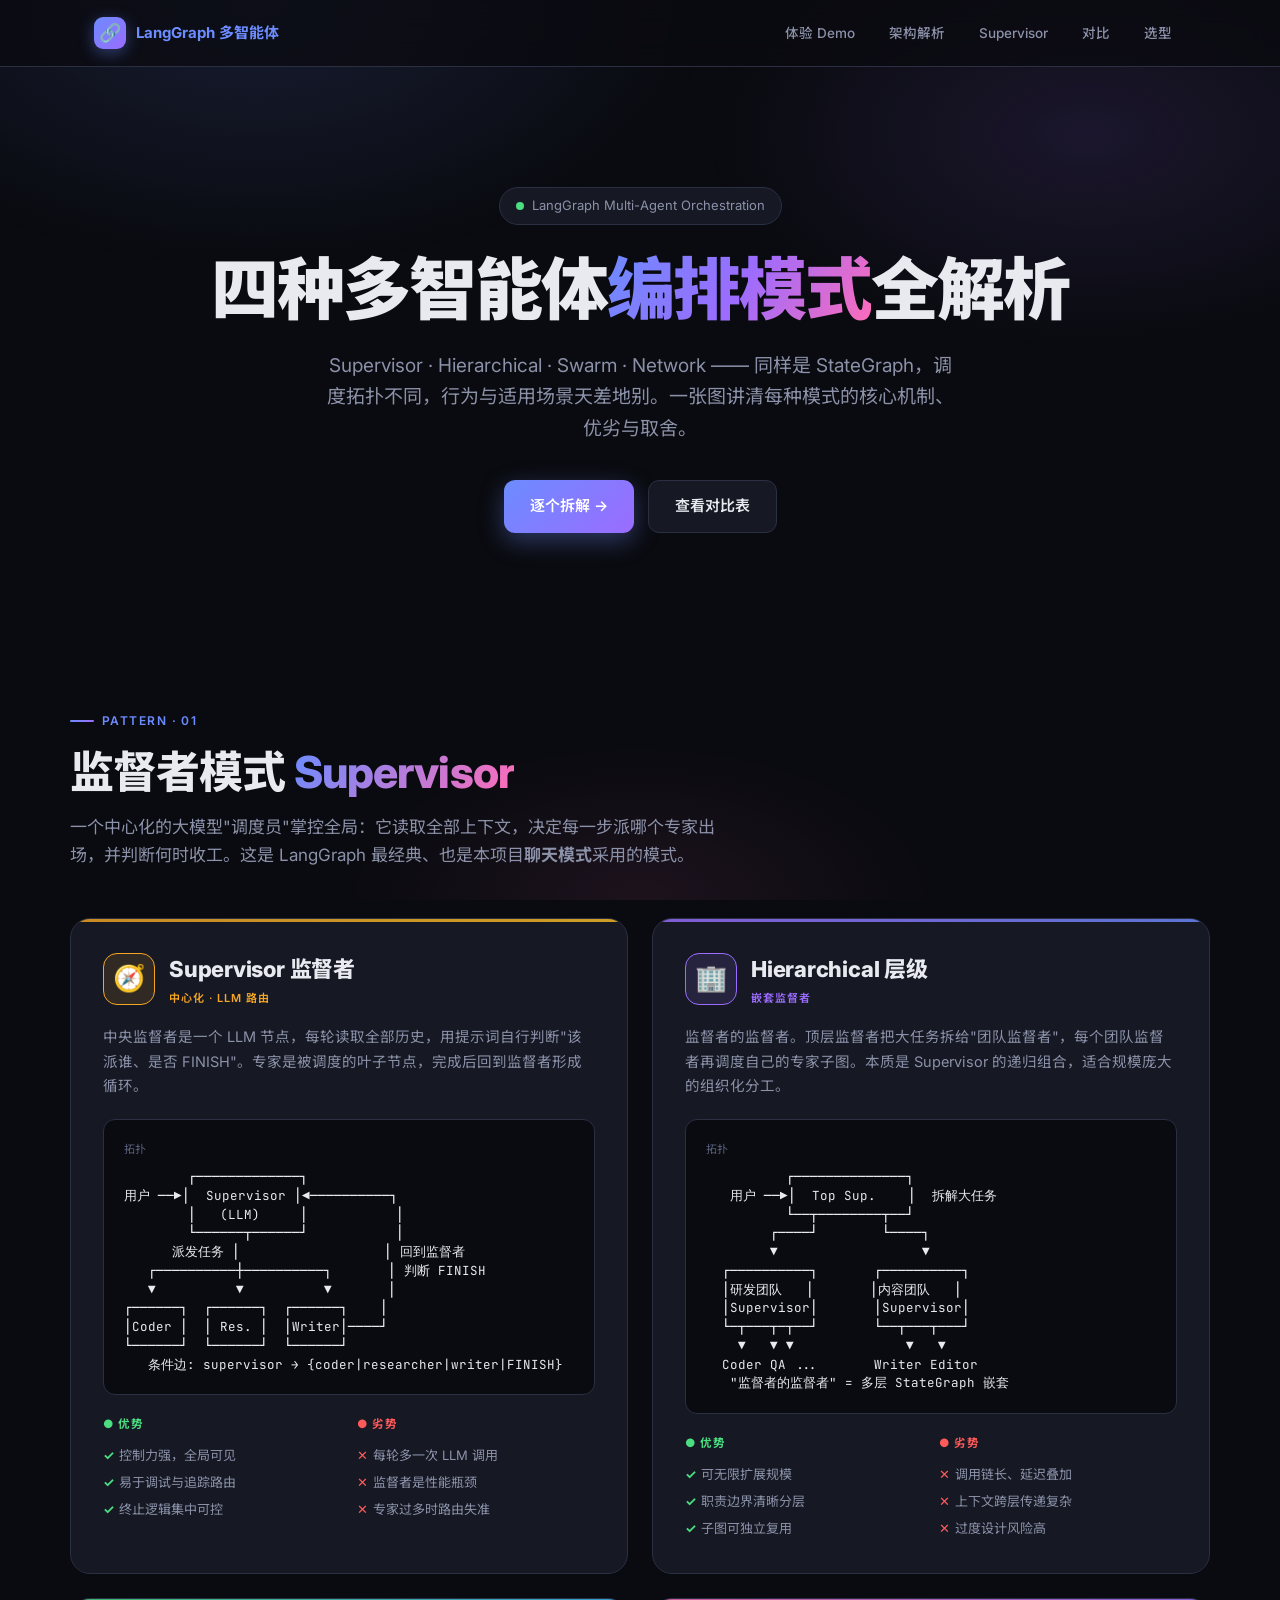
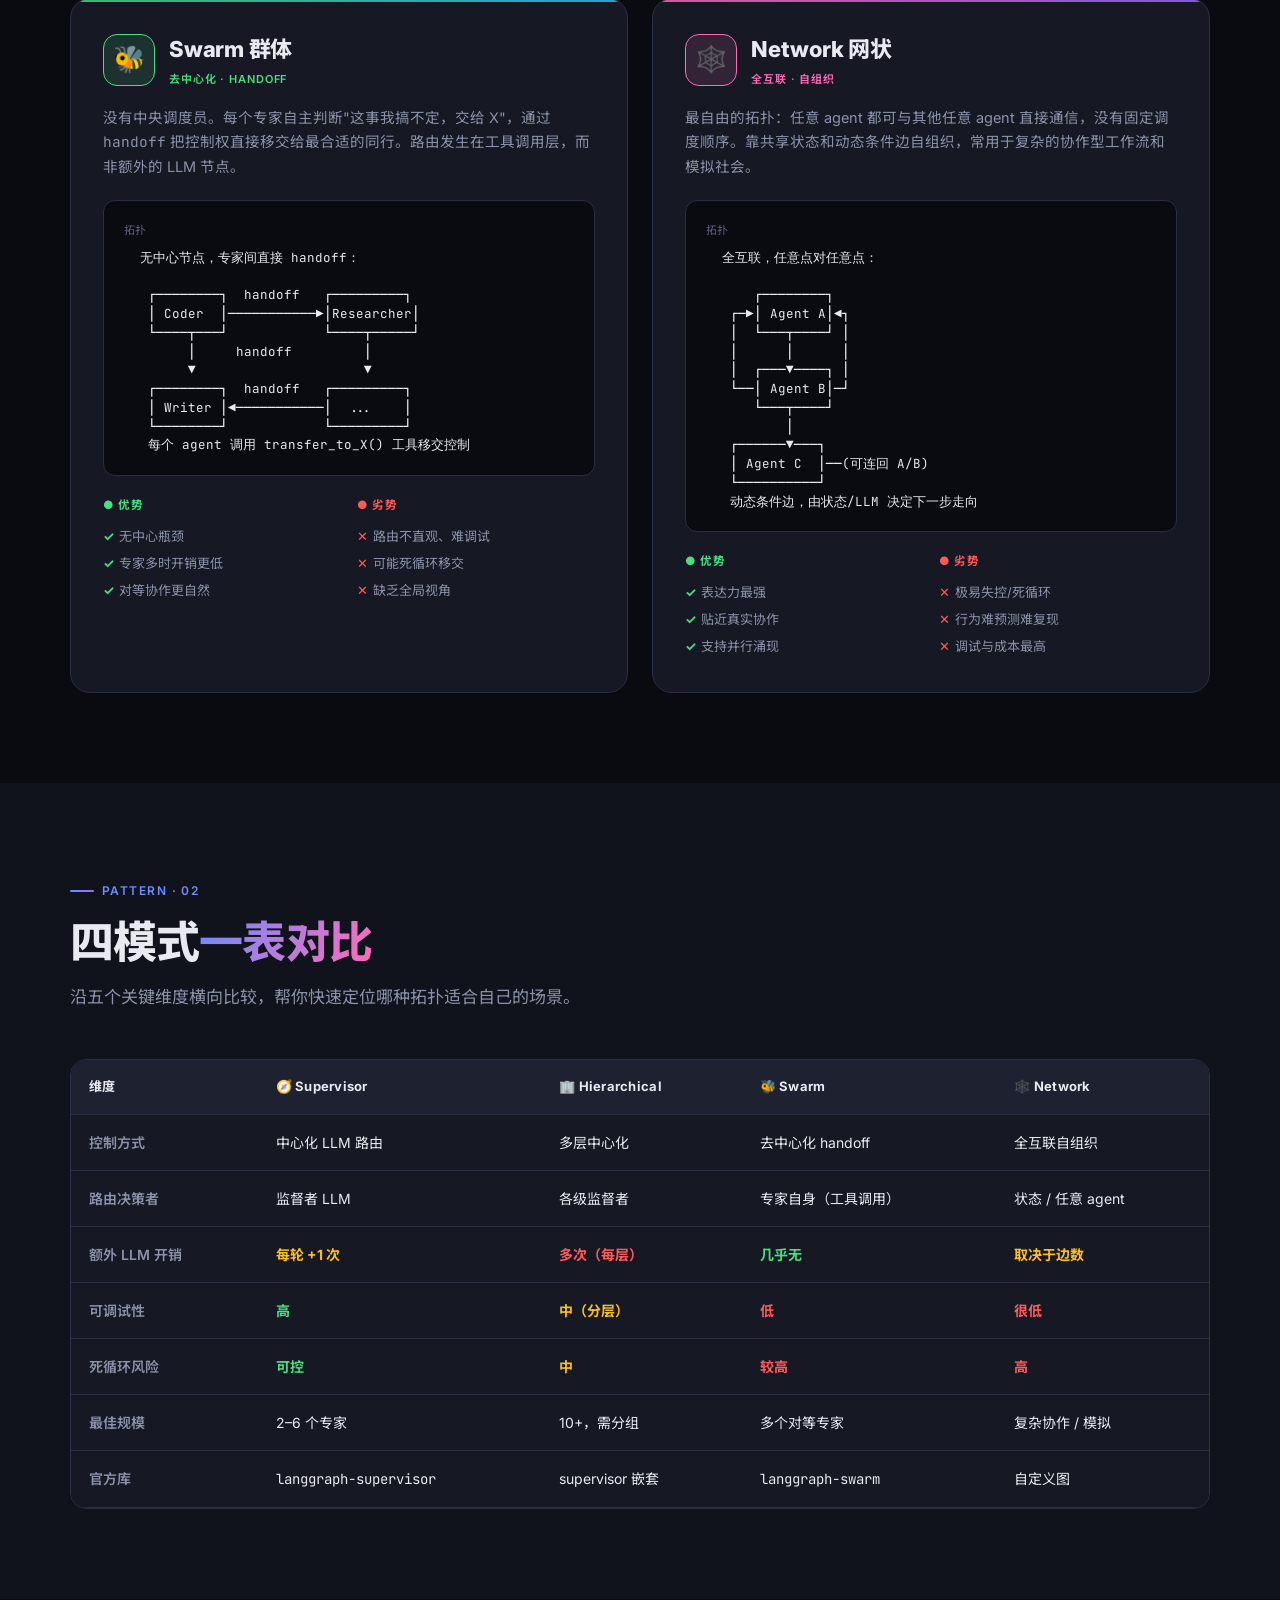
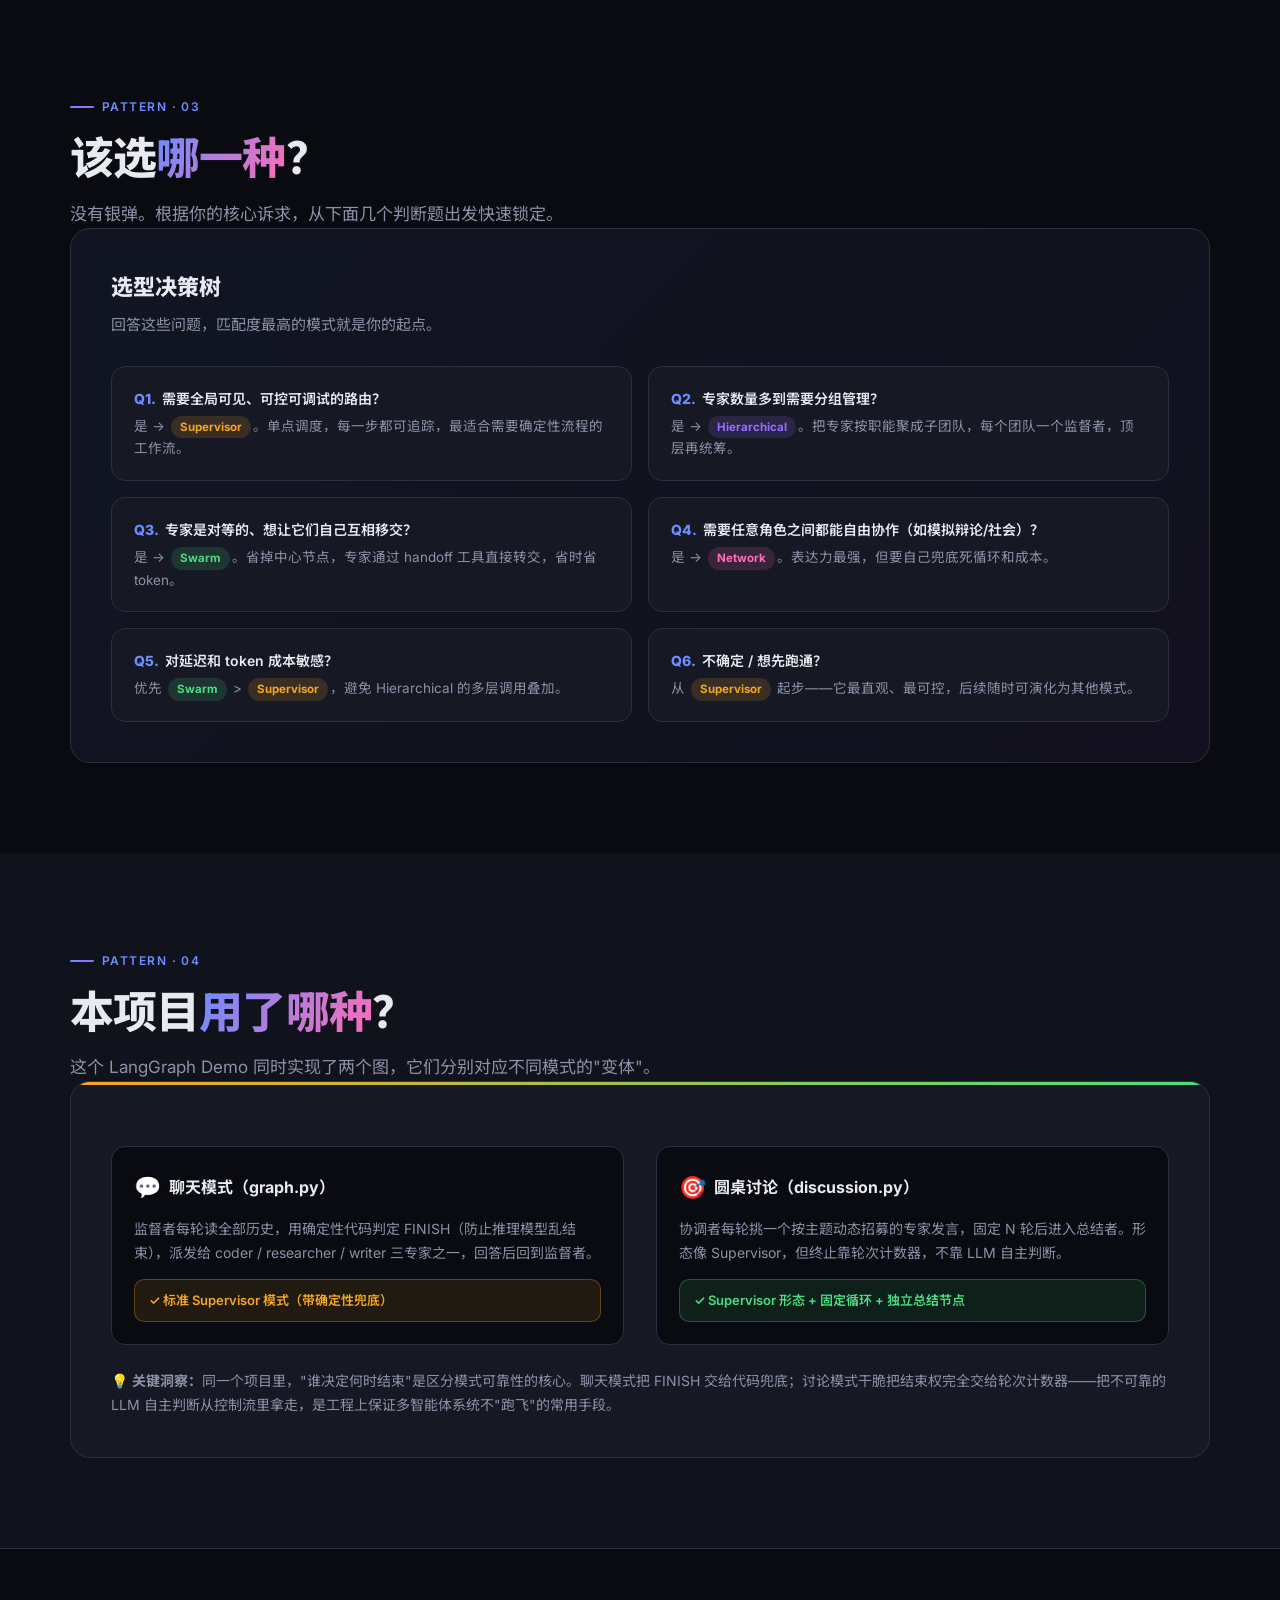
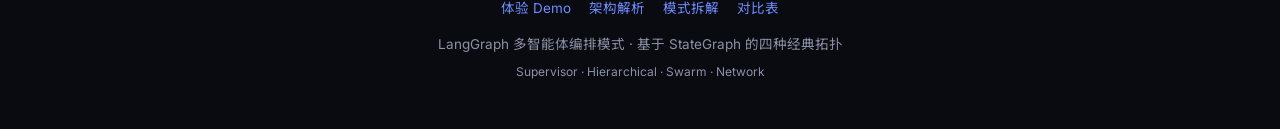
<file: templates/patterns.html>
<!DOCTYPE html>
<html lang="zh">
<head>
<meta charset="UTF-8">
<meta name="viewport" content="width=device-width, initial-scale=1.0">
<title>多智能体编排模式 · LangGraph Supervisor / Hierarchical / Swarm / Network</title>
<link rel="preconnect" href="https://fonts.googleapis.com">
<link href="https://fonts.googleapis.com/css2?family=Inter:wght@400;500;600;700;800;900&family=JetBrains+Mono:wght@400;500;600&family=Noto+Sans+SC:wght@400;500;700&display=swap" rel="stylesheet">
<style>
/* ===================== Base ===================== */
*, *::before, *::after { box-sizing: border-box; margin: 0; padding: 0; }
:root {
  --bg: #0a0b10;
  --bg-2: #11131c;
  --card: #161924;
  --card-2: #1d2130;
  --border: #2a2f42;
  --text: #e8eaf0;
  --muted: #8b91a8;
  --dim: #5c6280;
  --grad-1: #6c8cff;
  --grad-2: #9b6cff;
  --grad-3: #ff6cb8;
  --sup: #f5a623;
  --code: #4ade80;
  --res: #38bdf8;
  --wri: #f472b6;
  --ok: #4ade80;
  --warn: #fbbf24;
  --danger: #ff5a5a;
  --maxw: 1140px;
}
html { scroll-behavior: smooth; }
body {
  font-family: 'Inter', 'Noto Sans SC', system-ui, -apple-system, 'Segoe UI', 'PingFang SC', 'Microsoft YaHei', sans-serif;
  background: var(--bg);
  color: var(--text);
  line-height: 1.65;
  overflow-x: hidden;
  -webkit-font-smoothing: antialiased;
}
code, pre, .mono { font-family: 'JetBrains Mono', 'SF Mono', 'Menlo', 'Consolas', monospace; }
a { color: var(--grad-1); text-decoration: none; }

/* ===================== Ambient background ===================== */
.ambient {
  position: fixed; inset: 0; z-index: -1; pointer-events: none;
  background:
    radial-gradient(ellipse 60% 50% at 20% 0%, rgba(108,140,255,.14), transparent 60%),
    radial-gradient(ellipse 50% 40% at 85% 15%, rgba(155,108,255,.12), transparent 60%),
    radial-gradient(ellipse 40% 30% at 50% 100%, rgba(255,108,184,.08), transparent 60%);
}

/* ===================== Nav ===================== */
nav.topbar {
  position: sticky; top: 0; z-index: 50;
  backdrop-filter: blur(14px);
  background: rgba(10,11,16,.72);
  border-bottom: 1px solid var(--border);
}
.nav-inner {
  max-width: var(--maxw); margin: 0 auto; padding: 14px 24px;
  display: flex; align-items: center; justify-content: space-between;
}
.brand { display: flex; align-items: center; gap: 10px; font-weight: 700; }
.brand .logo {
  width: 32px; height: 32px; border-radius: 9px;
  background: linear-gradient(135deg, var(--grad-1), var(--grad-2));
  display: grid; place-items: center; color: #fff; font-size: 18px;
  box-shadow: 0 4px 16px rgba(108,140,255,.4);
}
.brand span { font-size: 15px; }
.nav-links { display: flex; gap: 6px; }
.nav-links a {
  color: var(--muted); font-size: 13.5px; font-weight: 500;
  padding: 8px 14px; border-radius: 8px; transition: all .2s;
}
.nav-links a:hover { color: var(--text); background: var(--card); }

/* ===================== Layout ===================== */
section { padding: 90px 24px; }
.container { max-width: var(--maxw); margin: 0 auto; }
.eyebrow {
  display: inline-flex; align-items: center; gap: 8px;
  font-size: 12px; font-weight: 600; letter-spacing: .12em; text-transform: uppercase;
  color: var(--grad-1); margin-bottom: 16px;
}
.eyebrow::before {
  content: ''; width: 24px; height: 2px; border-radius: 2px;
  background: linear-gradient(90deg, var(--grad-1), var(--grad-2));
}
h2.title {
  font-size: clamp(28px, 4vw, 44px); font-weight: 800; letter-spacing: -.02em;
  line-height: 1.15; margin-bottom: 16px;
}
h2.title .accent {
  background: linear-gradient(120deg, var(--grad-1), var(--grad-3));
  -webkit-background-clip: text; background-clip: text; color: transparent;
}
.lead { font-size: 17px; color: var(--muted); max-width: 660px; }

/* ===================== Hero ===================== */
.hero { padding: 120px 24px 80px; text-align: center; }
.hero .badge {
  display: inline-flex; align-items: center; gap: 8px;
  background: var(--card); border: 1px solid var(--border);
  padding: 7px 16px; border-radius: 999px; font-size: 13px; color: var(--muted);
  margin-bottom: 28px;
}
.hero .badge .pulse {
  width: 8px; height: 8px; border-radius: 50%; background: var(--code);
  box-shadow: 0 0 0 0 rgba(74,222,128,.6); animation: pulse 2s infinite;
}
@keyframes pulse {
  0% { box-shadow: 0 0 0 0 rgba(74,222,128,.5); }
  70% { box-shadow: 0 0 0 10px rgba(74,222,128,0); }
  100% { box-shadow: 0 0 0 0 rgba(74,222,128,0); }
}
.hero h1 {
  font-size: clamp(38px, 6vw, 68px); font-weight: 900; letter-spacing: -.03em;
  line-height: 1.08; margin-bottom: 24px;
}
.hero h1 .grad {
  background: linear-gradient(120deg, var(--grad-1) 0%, var(--grad-2) 50%, var(--grad-3) 100%);
  -webkit-background-clip: text; background-clip: text; color: transparent;
}
.hero p.sub { font-size: 19px; color: var(--muted); max-width: 640px; margin: 0 auto 36px; }
.hero-cta { display: flex; gap: 14px; justify-content: center; flex-wrap: wrap; }
.btn {
  display: inline-flex; align-items: center; gap: 8px;
  padding: 13px 26px; border-radius: 11px; font-weight: 600; font-size: 15px;
  cursor: pointer; border: none; transition: all .2s; font-family: inherit;
}
.btn-primary {
  background: linear-gradient(135deg, var(--grad-1), var(--grad-2)); color: #fff;
  box-shadow: 0 8px 24px rgba(108,140,255,.35);
}
.btn-primary:hover { transform: translateY(-2px); box-shadow: 0 12px 32px rgba(108,140,255,.45); }
.btn-ghost { background: var(--card); color: var(--text); border: 1px solid var(--border); }
.btn-ghost:hover { border-color: var(--grad-1); background: var(--card-2); }

/* ===================== Pattern cards ===================== */
.pattern-grid {
  display: grid; grid-template-columns: repeat(2, 1fr); gap: 24px; margin-top: 48px;
}
.pattern-card {
  background: var(--card); border: 1px solid var(--border); border-radius: 20px;
  padding: 32px; position: relative; overflow: hidden; transition: all .3s;
}
.pattern-card::before {
  content: ''; position: absolute; top: 0; left: 0; right: 0; height: 3px;
  background: var(--pc-grad); opacity: .8;
}
.pattern-card:hover { transform: translateY(-4px); border-color: var(--pc-color); box-shadow: 0 16px 48px rgba(0,0,0,.3); }
.pc-header { display: flex; align-items: center; gap: 14px; margin-bottom: 18px; }
.pc-icon {
  width: 52px; height: 52px; border-radius: 14px; display: grid; place-items: center;
  font-size: 26px; background: var(--pc-bg); border: 1px solid var(--pc-color);
  flex-shrink: 0;
}
.pc-title h3 { font-size: 22px; font-weight: 800; letter-spacing: -.01em; }
.pc-title .tag {
  font-size: 11px; font-weight: 600; letter-spacing: .08em; text-transform: uppercase;
  color: var(--pc-color); margin-top: 2px;
}
.pc-desc { font-size: 14.5px; color: var(--muted); line-height: 1.7; margin-bottom: 20px; }

/* ASCII topology diagram */
.pc-topo {
  background: var(--bg); border: 1px solid var(--border); border-radius: 12px;
  padding: 20px; margin-bottom: 20px; overflow-x: auto;
}
.pc-topo pre {
  font-family: 'JetBrains Mono', monospace; font-size: 12.5px; line-height: 1.5;
  color: var(--text); white-space: pre; margin: 0;
}
.pc-topo .label { color: var(--dim); font-size: 11px; margin-bottom: 10px; display: block; }

/* pros / cons lists */
.pc-list { display: grid; grid-template-columns: 1fr 1fr; gap: 16px; }
.pc-list .col h4 {
  font-size: 11.5px; font-weight: 700; letter-spacing: .06em; text-transform: uppercase;
  margin-bottom: 8px; display: flex; align-items: center; gap: 6px;
}
.pc-list .pros h4 { color: var(--ok); }
.pc-list .cons h4 { color: var(--danger); }
.pc-list ul { list-style: none; }
.pc-list li {
  font-size: 13px; color: var(--muted); line-height: 1.6; padding: 3px 0 3px 16px; position: relative;
}
.pc-list .pros li::before { content: '✓'; position: absolute; left: 0; color: var(--ok); font-weight: 700; }
.pc-list .cons li::before { content: '✕'; position: absolute; left: 0; color: var(--danger); font-weight: 700; }

/* per-pattern accent colors */
.pc-supervisor { --pc-color: #f5a623; --pc-bg: rgba(245,166,35,.12); --pc-grad: linear-gradient(90deg, #f5a623, #fbbf24); }
.pc-hierarchy { --pc-color: #9b6cff; --pc-bg: rgba(155,108,255,.12); --pc-grad: linear-gradient(90deg, #9b6cff, #6c8cff); }
.pc-swarm     { --pc-color: #4ade80; --pc-bg: rgba(74,222,128,.12); --pc-grad: linear-gradient(90deg, #4ade80, #38bdf8); }
.pc-network   { --pc-color: #ff6cb8; --pc-bg: rgba(255,108,184,.12); --pc-grad: linear-gradient(90deg, #ff6cb8, #9b6cff); }

/* ===================== Comparison table ===================== */
.compare-wrap { margin-top: 48px; overflow-x: auto; border-radius: 16px; border: 1px solid var(--border); }
.compare {
  width: 100%; border-collapse: collapse; min-width: 760px; background: var(--card);
}
.compare th, .compare td {
  padding: 16px 18px; text-align: left; border-bottom: 1px solid var(--border);
  font-size: 14px; vertical-align: top;
}
.compare thead th {
  background: var(--card-2); font-weight: 700; font-size: 13px; letter-spacing: .02em;
  position: sticky; top: 0;
}
.compare tbody tr:hover { background: var(--card-2); }
.compare .col-dim { color: var(--muted); font-weight: 600; white-space: nowrap; }
.compare td .yes { color: var(--ok); font-weight: 700; }
.compare td .no { color: var(--danger); font-weight: 700; }
.compare td .mid { color: var(--warn); font-weight: 700; }

/* ===================== Decision helper ===================== */
.decision {
  background: linear-gradient(135deg, rgba(108,140,255,.08), rgba(155,108,255,.06));
  border: 1px solid var(--border); border-radius: 20px; padding: 40px;
}
.decision h3 { font-size: 22px; font-weight: 800; margin-bottom: 8px; }
.decision > p { color: var(--muted); margin-bottom: 28px; font-size: 15px; }
.decision-grid { display: grid; grid-template-columns: repeat(2, 1fr); gap: 16px; }
.decision-item {
  background: var(--card); border: 1px solid var(--border); border-radius: 14px;
  padding: 20px 22px; transition: all .2s;
}
.decision-item:hover { border-color: var(--grad-1); transform: translateY(-2px); }
.decision-item .di-q { font-size: 14px; color: var(--text); font-weight: 600; margin-bottom: 6px; }
.decision-item .di-q .qmark { color: var(--grad-1); margin-right: 6px; font-weight: 800; }
.decision-item .di-a { font-size: 13.5px; color: var(--muted); line-height: 1.6; }
.decision-item .di-a .pill {
  display: inline-block; padding: 2px 9px; border-radius: 999px; font-size: 11.5px; font-weight: 700;
  margin: 0 2px;
}
.pill-sup { background: rgba(245,166,35,.15); color: #f5a623; }
.pill-hie { background: rgba(155,108,255,.15); color: #9b6cff; }
.pill-swa { background: rgba(74,222,128,.15); color: #4ade80; }
.pill-net { background: rgba(255,108,184,.15); color: #ff6cb8; }

/* ===================== Project mapping ===================== */
.mapping {
  background: var(--card); border: 1px solid var(--border); border-radius: 20px;
  padding: 40px; position: relative; overflow: hidden;
}
.mapping::before {
  content: ''; position: absolute; top: 0; left: 0; right: 0; height: 3px;
  background: linear-gradient(90deg, var(--sup), var(--code));
}
.mapping .mm-grid { display: grid; grid-template-columns: 1fr 1fr; gap: 32px; margin-top: 24px; }
.mm-card {
  background: var(--bg); border: 1px solid var(--border); border-radius: 14px; padding: 22px;
}
.mm-card h4 { font-size: 16px; font-weight: 700; margin-bottom: 12px; display: flex; align-items: center; gap: 8px; }
.mm-card .emoji { font-size: 22px; }
.mm-card p { font-size: 14px; color: var(--muted); line-height: 1.7; }
.mm-card .verdict {
  margin-top: 14px; padding: 10px 14px; border-radius: 10px;
  font-size: 13px; font-weight: 600;
}
.verdict-chat { background: rgba(245,166,35,.1); color: var(--sup); border: 1px solid rgba(245,166,35,.3); }
.verdict-disc { background: rgba(74,222,128,.1); color: var(--code); border: 1px solid rgba(74,222,128,.3); }

/* ===================== Footer ===================== */
footer {
  border-top: 1px solid var(--border); padding: 48px 24px; text-align: center; color: var(--muted);
}
footer .links { display: flex; gap: 18px; justify-content: center; margin-bottom: 14px; flex-wrap: wrap; }
footer .links a { font-size: 13.5px; }
footer p { font-size: 13.5px; }

/* ===================== Reveal animation ===================== */
.reveal { opacity: 0; transform: translateY(30px); transition: opacity .7s, transform .7s; }
.reveal.in { opacity: 1; transform: none; }

/* ===================== Responsive ===================== */
@media (max-width: 860px) {
  .pattern-grid { grid-template-columns: 1fr; }
  .decision-grid { grid-template-columns: 1fr; }
  .mapping .mm-grid { grid-template-columns: 1fr; }
  section { padding: 64px 20px; }
}
@media (max-width: 560px) {
  .pc-list { grid-template-columns: 1fr; }
  .hero { padding: 80px 20px 50px; }
}
</style>
</head>
<body>
<div class="ambient"></div>

<!-- ============ NAV ============ -->
<nav class="topbar">
  <div class="nav-inner">
    <a href="/" class="brand">
      <div class="logo">🔗</div>
      <span>LangGraph 多智能体</span>
    </a>
    <div class="nav-links">
      <a href="/">体验 Demo</a>
      <a href="/architecture">架构解析</a>
      <a href="#supervisor">Supervisor</a>
      <a href="#compare">对比</a>
      <a href="#decision">选型</a>
    </div>
  </div>
</nav>

<!-- ============ HERO ============ -->
<header class="hero">
  <div class="badge"><span class="pulse"></span> LangGraph Multi-Agent Orchestration</div>
  <h1>四种多智能体<span class="grad">编排模式</span>全解析</h1>
  <p class="sub">Supervisor · Hierarchical · Swarm · Network —— 同样是 StateGraph，调度拓扑不同，行为与适用场景天差地别。一张图讲清每种模式的核心机制、优劣与取舍。</p>
  <div class="hero-cta">
    <a href="#supervisor" class="btn btn-primary">逐个拆解 →</a>
    <a href="#compare" class="btn btn-ghost">查看对比表</a>
  </div>
</header>

<!-- ============ PATTERNS ============ -->
<section id="supervisor">
  <div class="container">
    <div class="reveal">
      <div class="eyebrow">Pattern · 01</div>
      <h2 class="title">监督者模式 <span class="accent">Supervisor</span></h2>
      <p class="lead">一个中心化的大模型"调度员"掌控全局：它读取全部上下文，决定每一步派哪个专家出场，并判断何时收工。这是 LangGraph 最经典、也是本项目<strong>聊天模式</strong>采用的模式。</p>
    </div>

    <div class="pattern-grid">
      <!-- Supervisor -->
      <div class="pattern-card pc-supervisor reveal">
        <div class="pc-header">
          <div class="pc-icon">🧭</div>
          <div class="pc-title">
            <h3>Supervisor 监督者</h3>
            <div class="tag">中心化 · LLM 路由</div>
          </div>
        </div>
        <p class="pc-desc">中央监督者是一个 LLM 节点，每轮读取全部历史，用提示词自行判断"该派谁、是否 FINISH"。专家是被调度的叶子节点，完成后回到监督者形成循环。</p>
        <div class="pc-topo">
          <span class="label">拓扑</span>
<pre>        ┌─────────────┐
用户 ──▶│  Supervisor │◀──────────┐
        │   (LLM)     │           │
        └──────┬──────┘           │
      派发任务 │                  │ 回到监督者
   ┌──────────┼──────────┐       │ 判断 FINISH
   ▼          ▼          ▼       │
┌──────┐  ┌──────┐  ┌──────┐    │
│Coder │  │ Res. │  │Writer│────┘
└──────┘  └──────┘  └──────┘
   条件边: supervisor → {coder|researcher|writer|FINISH}</pre>
        </div>
        <div class="pc-list">
          <div class="col pros">
            <h4>● 优势</h4>
            <ul>
              <li>控制力强，全局可见</li>
              <li>易于调试与追踪路由</li>
              <li>终止逻辑集中可控</li>
            </ul>
          </div>
          <div class="col cons">
            <h4>● 劣势</h4>
            <ul>
              <li>每轮多一次 LLM 调用</li>
              <li>监督者是性能瓶颈</li>
              <li>专家过多时路由失准</li>
            </ul>
          </div>
        </div>
      </div>

      <!-- Hierarchical -->
      <div class="pattern-card pc-hierarchy reveal" id="hierarchical">
        <div class="pc-header">
          <div class="pc-icon">🏢</div>
          <div class="pc-title">
            <h3>Hierarchical 层级</h3>
            <div class="tag">嵌套监督者</div>
          </div>
        </div>
        <p class="pc-desc">监督者的监督者。顶层监督者把大任务拆给"团队监督者"，每个团队监督者再调度自己的专家子图。本质是 Supervisor 的递归组合，适合规模庞大的组织化分工。</p>
        <div class="pc-topo">
          <span class="label">拓扑</span>
<pre>          ┌──────────────┐
   用户 ──▶│  Top Sup.    │  拆解大任务
          └──┬────────┬──┘
        ┌────┘        └────┐
        ▼                  ▼
  ┌──────────┐       ┌──────────┐
  │研发团队   │       │内容团队   │
  │Supervisor│       │Supervisor│
  └─┬───┬─┬──┘       └──┬───┬───┘
    ▼   ▼ ▼              ▼   ▼
  Coder QA ...       Writer Editor
   "监督者的监督者" = 多层 StateGraph 嵌套</pre>
        </div>
        <div class="pc-list">
          <div class="col pros">
            <h4>● 优势</h4>
            <ul>
              <li>可无限扩展规模</li>
              <li>职责边界清晰分层</li>
              <li>子图可独立复用</li>
            </ul>
          </div>
          <div class="col cons">
            <h4>● 劣势</h4>
            <ul>
              <li>调用链长、延迟叠加</li>
              <li>上下文跨层传递复杂</li>
              <li>过度设计风险高</li>
            </ul>
          </div>
        </div>
      </div>

      <!-- Swarm -->
      <div class="pattern-card pc-swarm reveal" id="swarm">
        <div class="pc-header">
          <div class="pc-icon">🐝</div>
          <div class="pc-title">
            <h3>Swarm 群体</h3>
            <div class="tag">去中心化 · Handoff</div>
          </div>
        </div>
        <p class="pc-desc">没有中央调度员。每个专家自主判断"这事我搞不定，交给 X"，通过 <code>handoff</code> 把控制权直接移交给最合适的同行。路由发生在工具调用层，而非额外的 LLM 节点。</p>
        <div class="pc-topo">
          <span class="label">拓扑</span>
<pre>  无中心节点，专家间直接 handoff：

   ┌────────┐  handoff   ┌─────────┐
   │ Coder  │───────────▶│Researcher│
   └────┬───┘            └────┬─────┘
        │     handoff         │
        ▼                     ▼
   ┌────────┐  handoff   ┌─────────┐
   │ Writer │◀───────────│  ...    │
   └────────┘            └─────────┘
   每个 agent 调用 transfer_to_X() 工具移交控制</pre>
        </div>
        <div class="pc-list">
          <div class="col pros">
            <h4>● 优势</h4>
            <ul>
              <li>无中心瓶颈</li>
              <li>专家多时开销更低</li>
              <li>对等协作更自然</li>
            </ul>
          </div>
          <div class="col cons">
            <h4>● 劣势</h4>
            <ul>
              <li>路由不直观、难调试</li>
              <li>可能死循环移交</li>
              <li>缺乏全局视角</li>
            </ul>
          </div>
        </div>
      </div>

      <!-- Network -->
      <div class="pattern-card pc-network reveal" id="network">
        <div class="pc-header">
          <div class="pc-icon">🕸️</div>
          <div class="pc-title">
            <h3>Network 网状</h3>
            <div class="tag">全互联 · 自组织</div>
          </div>
        </div>
        <p class="pc-desc">最自由的拓扑：任意 agent 都可与其他任意 agent 直接通信，没有固定调度顺序。靠共享状态和动态条件边自组织，常用于复杂的协作型工作流和模拟社会。</p>
        <div class="pc-topo">
          <span class="label">拓扑</span>
<pre>  全互联，任意点对任意点：

      ┌────────┐
   ┌─▶│ Agent A│◀┐
   │  └───┬────┘ │
   │      │      │
   │  ┌───▼────┐ │
   └──│ Agent B│─┘
      └───┬────┘
          │
   ┌──────▼───┐
   │ Agent C  │──(可连回 A/B)
   └──────────┘
   动态条件边，由状态/LLM 决定下一步走向</pre>
        </div>
        <div class="pc-list">
          <div class="col pros">
            <h4>● 优势</h4>
            <ul>
              <li>表达力最强</li>
              <li>贴近真实协作</li>
              <li>支持并行涌现</li>
            </ul>
          </div>
          <div class="col cons">
            <h4>● 劣势</h4>
            <ul>
              <li>极易失控/死循环</li>
              <li>行为难预测难复现</li>
              <li>调试与成本最高</li>
            </ul>
          </div>
        </div>
      </div>
    </div>
  </div>
</section>

<!-- ============ COMPARE TABLE ============ -->
<section id="compare" style="background:var(--bg-2);">
  <div class="container">
    <div class="reveal">
      <div class="eyebrow">Pattern · 02</div>
      <h2 class="title">四模式<span class="accent">一表对比</span></h2>
      <p class="lead">沿五个关键维度横向比较，帮你快速定位哪种拓扑适合自己的场景。</p>
    </div>

    <div class="compare-wrap reveal">
      <table class="compare">
        <thead>
          <tr>
            <th>维度</th>
            <th>🧭 Supervisor</th>
            <th>🏢 Hierarchical</th>
            <th>🐝 Swarm</th>
            <th>🕸️ Network</th>
          </tr>
        </thead>
        <tbody>
          <tr>
            <td class="col-dim">控制方式</td>
            <td>中心化 LLM 路由</td>
            <td>多层中心化</td>
            <td>去中心化 handoff</td>
            <td>全互联自组织</td>
          </tr>
          <tr>
            <td class="col-dim">路由决策者</td>
            <td>监督者 LLM</td>
            <td>各级监督者</td>
            <td>专家自身（工具调用）</td>
            <td>状态 / 任意 agent</td>
          </tr>
          <tr>
            <td class="col-dim">额外 LLM 开销</td>
            <td><span class="mid">每轮 +1 次</span></td>
            <td><span class="no">多次（每层）</span></td>
            <td><span class="yes">几乎无</span></td>
            <td><span class="mid">取决于边数</span></td>
          </tr>
          <tr>
            <td class="col-dim">可调试性</td>
            <td><span class="yes">高</span></td>
            <td><span class="mid">中（分层）</span></td>
            <td><span class="no">低</span></td>
            <td><span class="no">很低</span></td>
          </tr>
          <tr>
            <td class="col-dim">死循环风险</td>
            <td><span class="yes">可控</span></td>
            <td><span class="mid">中</span></td>
            <td><span class="no">较高</span></td>
            <td><span class="no">高</span></td>
          </tr>
          <tr>
            <td class="col-dim">最佳规模</td>
            <td>2–6 个专家</td>
            <td>10+，需分组</td>
            <td>多个对等专家</td>
            <td>复杂协作 / 模拟</td>
          </tr>
          <tr>
            <td class="col-dim">官方库</td>
            <td><code>langgraph-supervisor</code></td>
            <td>supervisor 嵌套</td>
            <td><code>langgraph-swarm</code></td>
            <td>自定义图</td>
          </tr>
        </tbody>
      </table>
    </div>
  </div>
</section>

<!-- ============ DECISION ============ -->
<section id="decision">
  <div class="container">
    <div class="reveal">
      <div class="eyebrow">Pattern · 03</div>
      <h2 class="title">该选<span class="accent">哪一种</span>？</h2>
      <p class="lead">没有银弹。根据你的核心诉求，从下面几个判断题出发快速锁定。</p>
    </div>

    <div class="decision reveal">
      <h3>选型决策树</h3>
      <p>回答这些问题，匹配度最高的模式就是你的起点。</p>
      <div class="decision-grid">
        <div class="decision-item">
          <div class="di-q"><span class="qmark">Q1.</span>需要全局可见、可控可调试的路由？</div>
          <div class="di-a">是 → <span class="pill pill-sup">Supervisor</span>。单点调度，每一步都可追踪，最适合需要确定性流程的工作流。</div>
        </div>
        <div class="decision-item">
          <div class="di-q"><span class="qmark">Q2.</span>专家数量多到需要分组管理？</div>
          <div class="di-a">是 → <span class="pill pill-hie">Hierarchical</span>。把专家按职能聚成子团队，每个团队一个监督者，顶层再统筹。</div>
        </div>
        <div class="decision-item">
          <div class="di-q"><span class="qmark">Q3.</span>专家是对等的、想让它们自己互相移交？</div>
          <div class="di-a">是 → <span class="pill pill-swa">Swarm</span>。省掉中心节点，专家通过 handoff 工具直接转交，省时省 token。</div>
        </div>
        <div class="decision-item">
          <div class="di-q"><span class="qmark">Q4.</span>需要任意角色之间都能自由协作（如模拟辩论/社会）？</div>
          <div class="di-a">是 → <span class="pill pill-net">Network</span>。表达力最强，但要自己兜底死循环和成本。</div>
        </div>
        <div class="decision-item">
          <div class="di-q"><span class="qmark">Q5.</span>对延迟和 token 成本敏感？</div>
          <div class="di-a">优先 <span class="pill pill-swa">Swarm</span> &gt; <span class="pill pill-sup">Supervisor</span>，避免 Hierarchical 的多层调用叠加。</div>
        </div>
        <div class="decision-item">
          <div class="di-q"><span class="qmark">Q6.</span>不确定 / 想先跑通？</div>
          <div class="di-a">从 <span class="pill pill-sup">Supervisor</span> 起步——它最直观、最可控，后续随时可演化为其他模式。</div>
        </div>
      </div>
    </div>
  </div>
</section>

<!-- ============ PROJECT MAPPING ============ -->
<section style="background:var(--bg-2);">
  <div class="container">
    <div class="reveal">
      <div class="eyebrow">Pattern · 04</div>
      <h2 class="title">本项目<span class="accent">用了哪种</span>？</h2>
      <p class="lead">这个 LangGraph Demo 同时实现了两个图，它们分别对应不同模式的"变体"。</p>
    </div>

    <div class="mapping reveal">
      <div class="mm-grid">
        <div class="mm-card">
          <h4><span class="emoji">💬</span> 聊天模式（graph.py）</h4>
          <p>监督者每轮读全部历史，用确定性代码判定 FINISH（防止推理模型乱结束），派发给 coder / researcher / writer 三专家之一，回答后回到监督者。</p>
          <div class="verdict verdict-chat">✓ 标准 Supervisor 模式（带确定性兜底）</div>
        </div>
        <div class="mm-card">
          <h4><span class="emoji">🎯</span> 圆桌讨论（discussion.py）</h4>
          <p>协调者每轮挑一个按主题动态招募的专家发言，固定 N 轮后进入总结者。形态像 Supervisor，但终止靠轮次计数器，不靠 LLM 自主判断。</p>
          <div class="verdict verdict-disc">✓ Supervisor 形态 + 固定循环 + 独立总结节点</div>
        </div>
      </div>
      <p style="margin-top:24px; font-size:14px; color:var(--muted); line-height:1.7;">
        💡 <strong>关键洞察：</strong>同一个项目里，"谁决定何时结束"是区分模式可靠性的核心。聊天模式把 FINISH 交给代码兜底；讨论模式干脆把结束权完全交给轮次计数器——把不可靠的 LLM 自主判断从控制流里拿走，是工程上保证多智能体系统不"跑飞"的常用手段。
      </p>
    </div>
  </div>
</section>

<!-- ============ FOOTER ============ -->
<footer>
  <div class="links">
    <a href="/">体验 Demo</a>
    <a href="/architecture">架构解析</a>
    <a href="#supervisor">模式拆解</a>
    <a href="#compare">对比表</a>
  </div>
  <p>LangGraph 多智能体编排模式 · 基于 StateGraph 的四种经典拓扑</p>
  <p style="margin-top:6px; font-size:12px;">Supervisor · Hierarchical · Swarm · Network</p>
</footer>

<script>
// Scroll reveal
const io = new IntersectionObserver((entries) => {
  entries.forEach(e => { if (e.isIntersecting) e.target.classList.add('in'); });
}, { threshold: 0.12 });
document.querySelectorAll('.reveal').forEach(el => io.observe(el));
</script>
</body>
</html>
</file>
